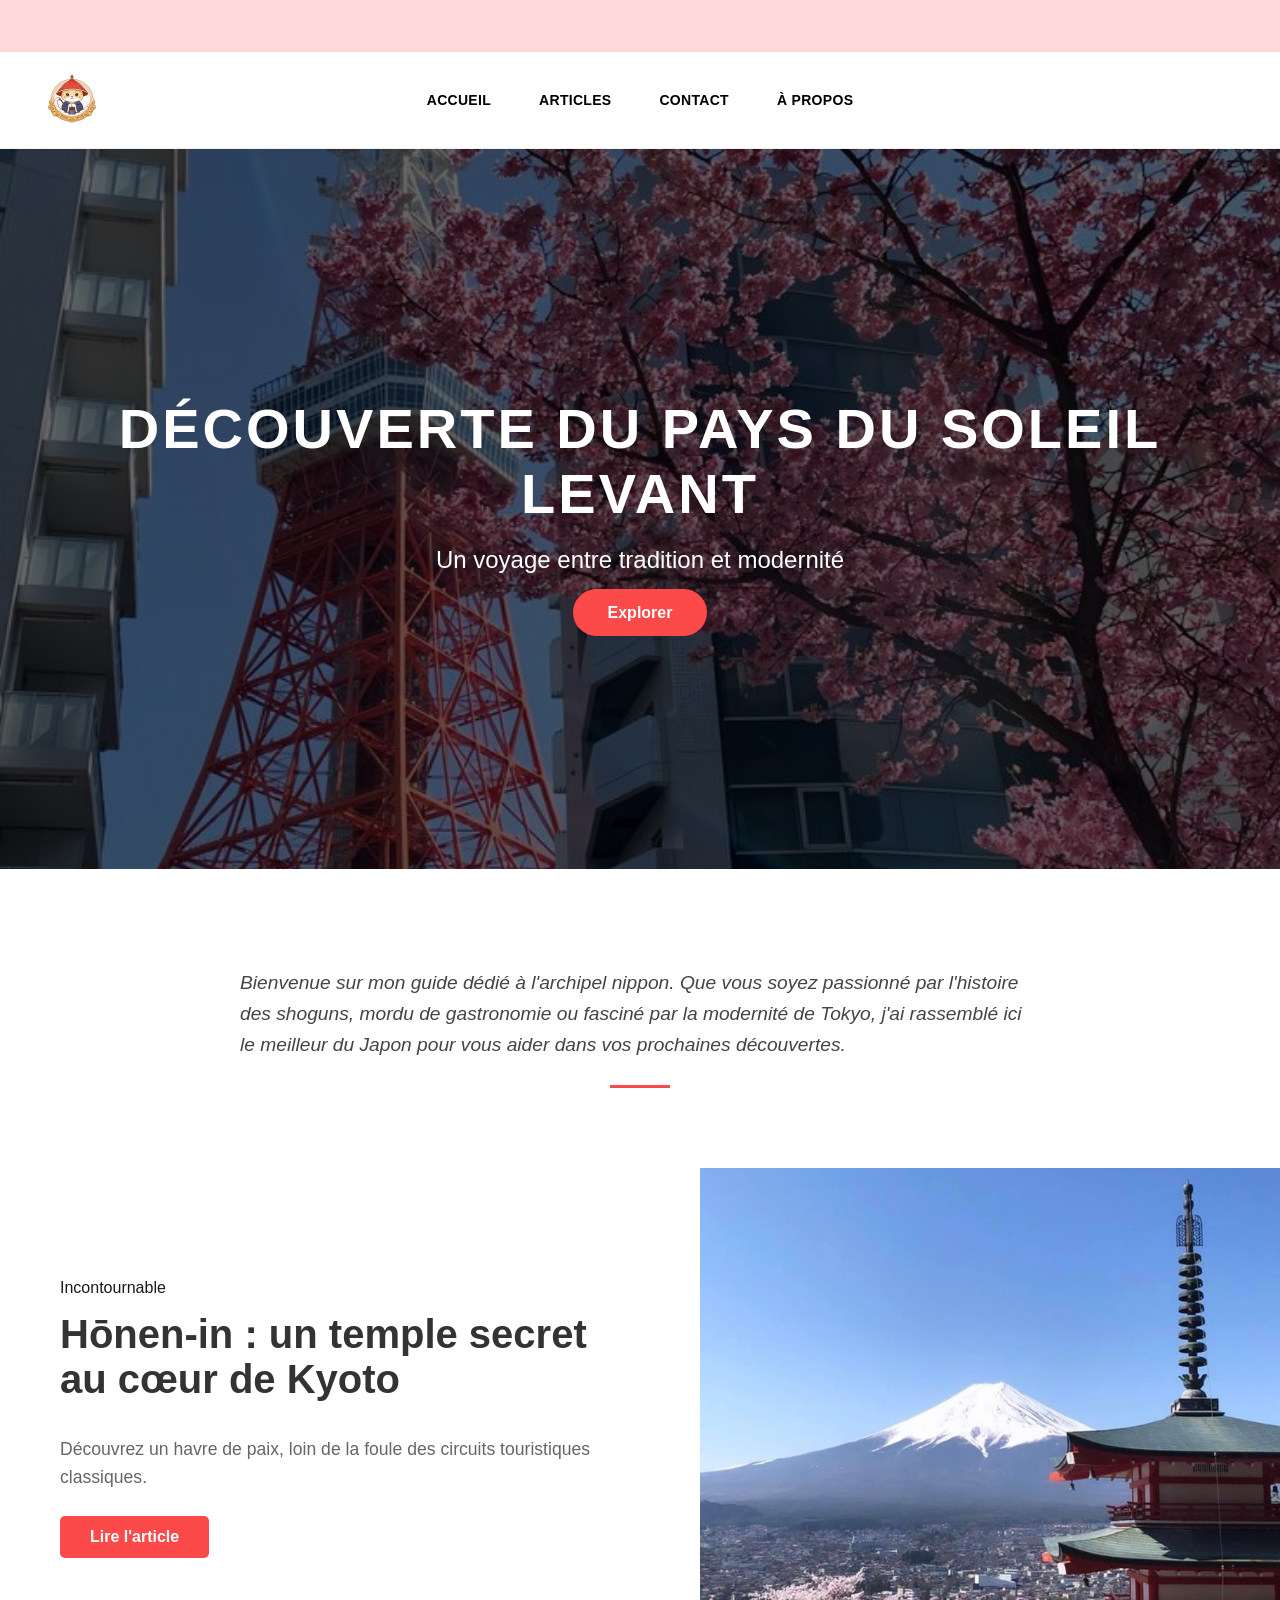
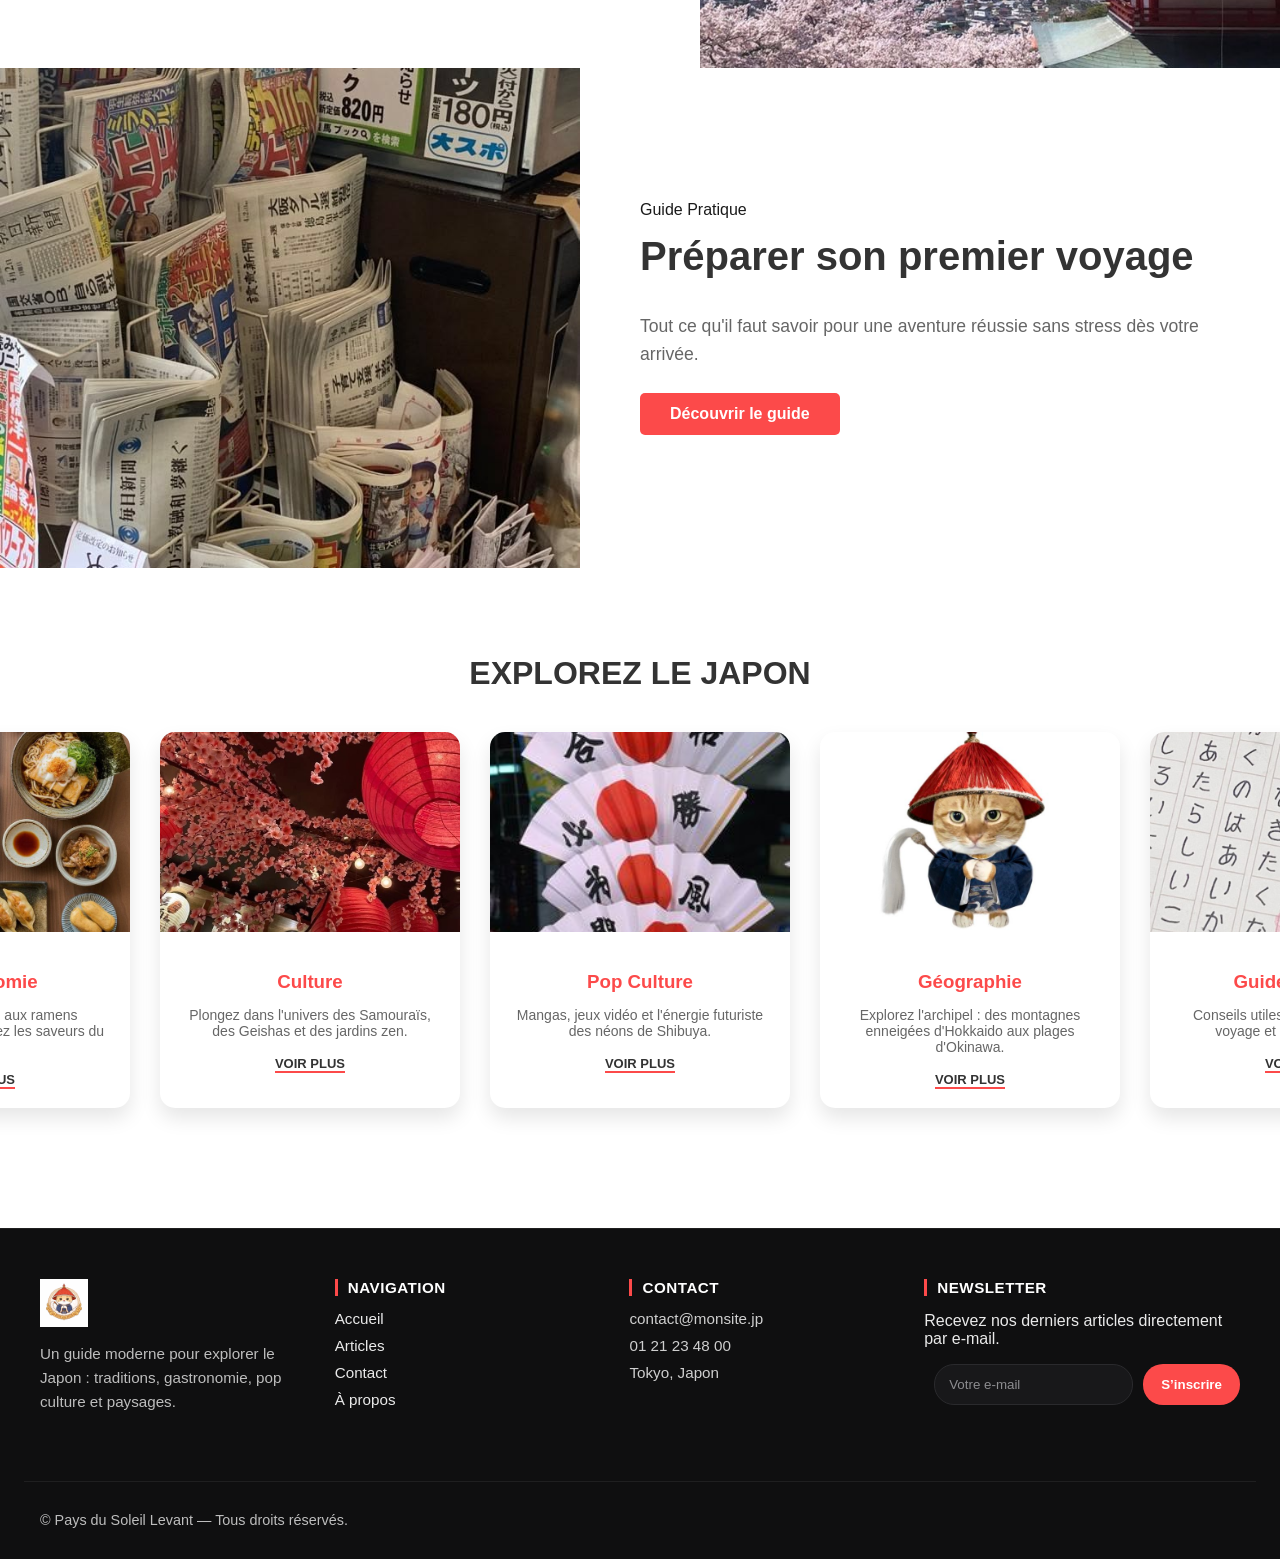
<file: index.html>
<!DOCTYPE html>
<html lang="fr">
<head>
    <meta charset="UTF-8">
    <meta name="viewport" content="width=device-width, initial-scale=1.0">
    <title>Navbar</title>
    <link rel="stylesheet" href="style.css">
</head>
<body>

<div class="top-bar"></div>

<header class="site-header">

  <nav class="navbar" aria-label="Navigation principale">
    <a class="logo" href="index.html" aria-label="Retour à l'accueil">
      <img src="images/logo.png" alt="Logo du site">
    </a>

    <ul class="nav-links">
      <li><a href="index.html" class="nav-link">ACCUEIL</a></li>
      <li><a href="articles.html" class="lien-nav">ARTICLES</a>
     </li>
      <li><a href="contact.html" class="nav-link">CONTACT</a></li>
      <li><a href="apropos.html" class="nav-link">À PROPOS</a></li>
    </ul>
  </nav>

</header>

<section class="hero">
    <div class="hero-content">
        <h1>Découverte du Pays du Soleil Levant</h1>
        <p>Un voyage entre tradition et modernité</p>
        <a href="articles.html" class="btn-hero">Explorer</a>
    </div>
</section>

<section class="intro-text">
    <div class="container-small">
        <p>Bienvenue sur mon guide dédié à l'archipel nippon. Que vous soyez passionné par l'histoire des shoguns, mordu de gastronomie ou fasciné par la modernité de Tokyo, j'ai rassemblé ici le meilleur du Japon pour vous aider dans vos prochaines découvertes.</p>
        <div class="divider"></div>
    </div>
</section>

<section class="large-articles-container">
    
    <article class="split-article">
        <div class="article-content">
            <span class="badge">Incontournable</span>
            <h2>Hōnen‑in : un temple secret au cœur de Kyoto</h2>
            <p>Découvrez un havre de paix, loin de la foule des circuits touristiques classiques.</p>
            <a href="geographie.html" class="btn-read">Lire l'article</a>
        </div>
        <div class="article-image-container">
            <img src="images/Temple.jpg" alt="Kyoto">
        </div>
    </article>

    <article class="split-article reverse">
        <div class="article-content">
            <span class="badge">Guide Pratique</span>
            <h2>Préparer son premier voyage</h2>
            <p>Tout ce qu'il faut savoir pour une aventure réussie sans stress dès votre arrivée.</p>
            <a href="guide-pratique.html" class="btn-read">Découvrir le guide</a>
        </div>
        <div class="article-image-container">
            <img src="images/magazine.jpg" alt="Tokyo">
        </div>
    </article>

</section>

<section class="themes-section" id="articles">
  <h2 class="section-title">Explorez le Japon</h2>

  <div class="container-cards">
    <div class="card">
      <div class="card-image gastrono"></div>
      <div class="card-content">
        <h3>Gastronomie</h3>
        <p>Des sushis raffinés aux ramens réconfortants, découvrez les saveurs du Japon.</p>
        <a href="gastronomie.html" class="card-link">Voir plus</a>
      </div>
    </div>

    <div class="card">
      <div class="card-image culture"></div>
      <div class="card-content">
        <h3>Culture</h3>
        <p>Plongez dans l'univers des Samouraïs, des Geishas et des jardins zen.</p>
        <a href="culture.html" class="card-link">Voir plus</a>
      </div>
    </div>

    <div class="card">
      <div class="card-image tech"></div>
      <div class="card-content">
        <h3>Pop Culture</h3>
        <p>Mangas, jeux vidéo et l'énergie futuriste des néons de Shibuya.</p>
        <a href="pop.html" class="card-link">Voir plus</a>
      </div>
    </div>

    <div class="card">
      <div class="card-image geo"></div>
      <div class="card-content">
        <h3>Géographie</h3>
        <p>Explorez l'archipel : des montagnes enneigées d'Hokkaido aux plages d'Okinawa.</p>
        <a href="geographie.html" class="card-link">Voir plus</a>
      </div>
    </div>

    <div class="card">
      <div class="card-image pratique"></div>
      <div class="card-content">
        <h3>Guide Pratique</h3>
        <p>Conseils utiles pour préparer votre voyage et éviter les pièges.</p>
        <a href="guide-pratique.html" class="card-link">Voir plus</a>
      </div>
    </div>
  </div>

</section>

<footer class="site-footer">
  <div class="footer-top">
    
    <div class="footer-col">
      <a href="index.html" class="footer-logo">
        <img src="images/logo.png" alt="Logo du site">
      </a>
      <p class="footer-desc">
        Un guide moderne pour explorer le Japon : traditions, gastronomie, pop culture et paysages.
      </p>
      <div class="footer-socials" aria-label="Réseaux sociaux" style="display:none;"></div>
    </div>

    <nav class="footer-col" aria-label="Liens rapides">
      <h4>Navigation</h4>
      <ul class="footer-links">
        <li><a href="index.html">Accueil</a></li>
        <li><a href="articles.html">Articles</a></li>
        <li><a href="contact.html">Contact</a></li>
        <li><a href="apropos.html">À propos</a></li>
      </ul>
    </nav>

    <div class="footer-col">
      <h4>Contact</h4>
      <ul class="footer-contact">
        <li>contact@monsite.jp</li>
        <li>01 21 23 48 00</li>
        <li>Tokyo, Japon</li>
      </ul>
    </div>

    <div class="footer-col">
      <h4>Newsletter</h4>
      <p>Recevez nos derniers articles directement par e‑mail.</p>
      <form class="footer-newsletter" action="#" method="post">
        <label for="newsletter-email" class="sr-only"></label>
        <input type="email" id="newsletter-email" name="email" placeholder="Votre e‑mail" required>
        <button type="submit">S’inscrire</button>
      </form>
    </div>

  </div>

  <div class="footer-bottom">
    <p>© <span id="year"></span> Pays du Soleil Levant — Tous droits réservés.</p>
  
  </div>
</footer>

</body>
</html>
</file>
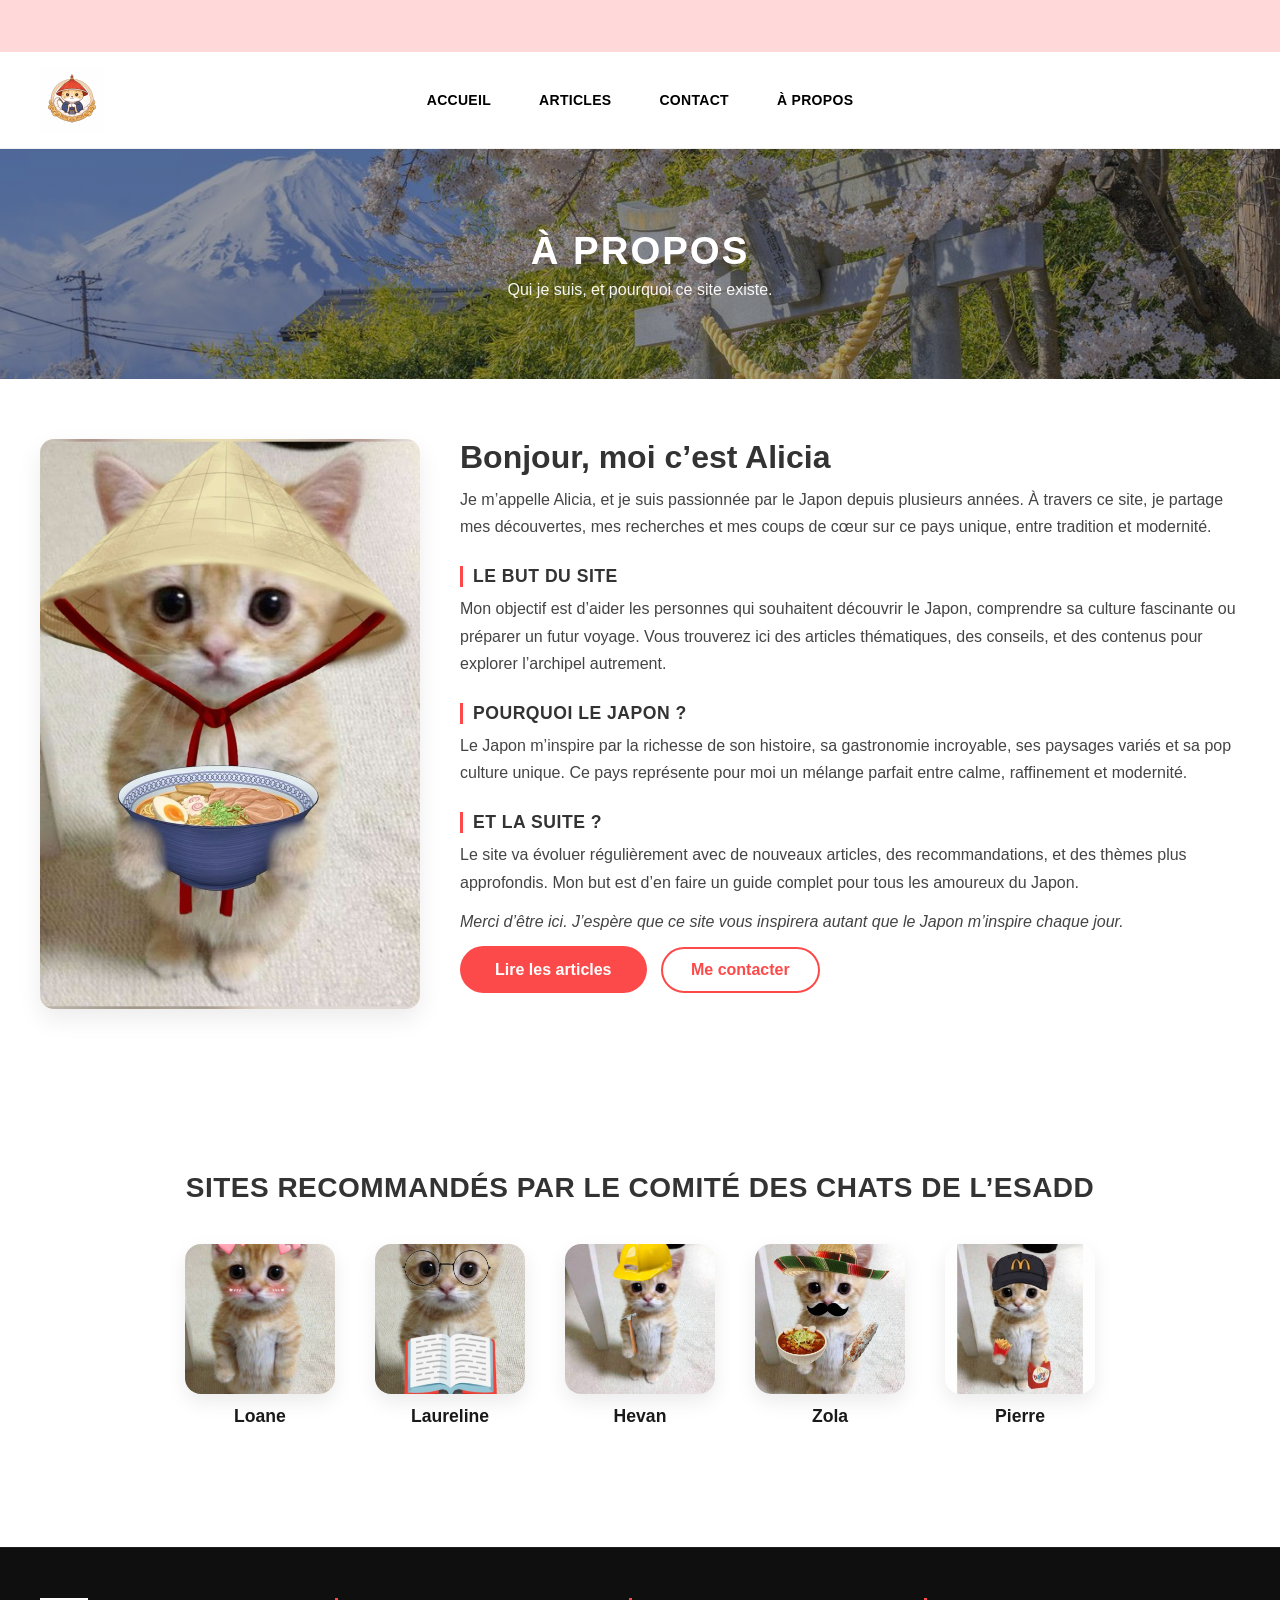
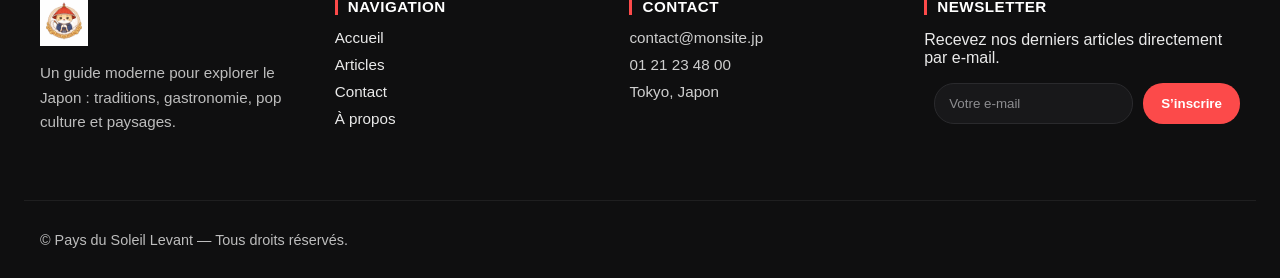
<file: apropos.html>
<!DOCTYPE html>
<html lang="en">
<head>
    <meta charset="UTF-8">
    <meta name="viewport" content="width=device-width, initial-scale=1.0">
    <title>Document</title>
    <link rel="stylesheet" href="style.css">
</head>
<body>

<div class="top-bar"></div>

<header class="site-header">

  <nav class="navbar" aria-label="Navigation principale">
    <a class="logo" href="index.html" aria-label="Retour à l'accueil">
      <img src="images/logo.png" alt="Logo du site">
    </a>

    <ul class="nav-links">
      <li><a href="index.html" class="nav-link">ACCUEIL</a></li>
      <li><a href="articles.html" class="lien-nav">ARTICLES</a>
     </li>
      <li><a href="contact.html" class="nav-link">CONTACT</a></li>
      <li><a href="apropos.html" class="nav-link">À PROPOS</a></li>
    </ul>
  </nav>

</header>

  <section class="about-hero">
    <div class="about-hero-inner">
      <h1>À propos</h1>
      <p>Qui je suis, et pourquoi ce site existe.</p>
    </div>
  </section>

  <section class="about">
    <div class="about-inner">
      <div class="about-image">
      
        <img src="images/elgato.jpg" alt="Aperçu — Japon/ auteur du site">
      </div>

      <div class="about-content">
        <h2>Bonjour, moi c’est Alicia</h2>
        <p>
          Je m’appelle Alicia, et je suis passionnée par le Japon depuis plusieurs années.
          À travers ce site, je partage mes découvertes, mes recherches et mes coups de cœur
          sur ce pays unique, entre tradition et modernité.
        </p>

        <h3>Le but du site</h3>
        <p>
          Mon objectif est d’aider les personnes qui souhaitent découvrir le Japon, comprendre sa
          culture fascinante ou préparer un futur voyage. Vous trouverez ici des articles thématiques,
          des conseils, et des contenus pour explorer l’archipel autrement.
        </p>

        <h3>Pourquoi le Japon ?</h3>
        <p>
          Le Japon m’inspire par la richesse de son histoire, sa gastronomie incroyable,
          ses paysages variés et sa pop culture unique. Ce pays représente pour moi
          un mélange parfait entre calme, raffinement et modernité.
        </p>

        <h3>Et la suite ?</h3>
        <p>
          Le site va évoluer régulièrement avec de nouveaux articles, des recommandations,
          et des thèmes plus approfondis. Mon but est d’en faire un guide complet
          pour tous les amoureux du Japon.
        </p>

        <p class="about-signoff">
          Merci d’être ici. J’espère que ce site vous inspirera autant que le Japon m’inspire chaque jour.
        </p>

        <div class="about-cta">
         <a href="articles.html" class="btn-hero">Lire les articles</a>
         <a href="contact.html" class="btn-secondary">Me contacter</a>
        </div>
      </div>
    </div>
  </section>

  <section class="team-section">
  <h2>Sites recommandés par le comité des chats de l’ESADD </h2>

  <div class="team-grid">

    <a class="team-card" href="https://loanea.github.io/althea.github.io/">
      <img src="images/chatmignon.jpg">
      <p>Loane</p>
    </a>

    <a class="team-card" href="j'aipassonlien">
      <img src="images/Chatlunette.jpg" alt="">
      <p>Laureline</p>
    </a>

    <a class="team-card" href="https://hevan-11.github.io/trinity.github.io/">
      <img src="images/chatchantier.jpg" alt="">
      <p>Hevan</p>
    </a>

    <a class="team-card" href="https://zola-beep.github.io/porcelaine.github.io/">
      <img src="images/chatmexicain.jpg" alt="">
      <p>Zola</p>
    </a>

    <a class="team-card" href="https://boudarelpierre.github.io/RocketLeague.github.io/">
      <img src="images/chatmcdo.jpg" alt="">
      <p>Pierre</p>
    </a>

  </div>
</section>

<footer class="site-footer">
  <div class="footer-top">
    
    <div class="footer-col">
      <a href="index.html" class="footer-logo">
        <img src="images/logo.png" alt="Logo du site">
      </a>
      <p class="footer-desc">
        Un guide moderne pour explorer le Japon : traditions, gastronomie, pop culture et paysages.
      </p>
      <div class="footer-socials" aria-label="Réseaux sociaux" style="display:none;"></div>
    </div>

    <nav class="footer-col" aria-label="Liens rapides">
      <h4>Navigation</h4>
      <ul class="footer-links">
        <li><a href="index.html">Accueil</a></li>
        <li><a href="articles.html">Articles</a></li>
        <li><a href="contact.html">Contact</a></li>
        <li><a href="apropos.html">À propos</a></li>
      </ul>
    </nav>

    <div class="footer-col">
      <h4>Contact</h4>
      <ul class="footer-contact">
        <li>contact@monsite.jp</li>
        <li>01 21 23 48 00</li>
        <li>Tokyo, Japon</li>
      </ul>
    </div>

    <div class="footer-col">
      <h4>Newsletter</h4>
      <p>Recevez nos derniers articles directement par e‑mail.</p>
      <form class="footer-newsletter" action="#" method="post">
        <label for="newsletter-email" class="sr-only"></label>
        <input type="email" id="newsletter-email" name="email" placeholder="Votre e‑mail" required>
        <button type="submit">S’inscrire</button>
      </form>
    </div>

  </div>

  <div class="footer-bottom">
    <p>© <span id="year"></span> Pays du Soleil Levant — Tous droits réservés.</p>
  
  </div>
</footer>

</body>
</html>
</file>
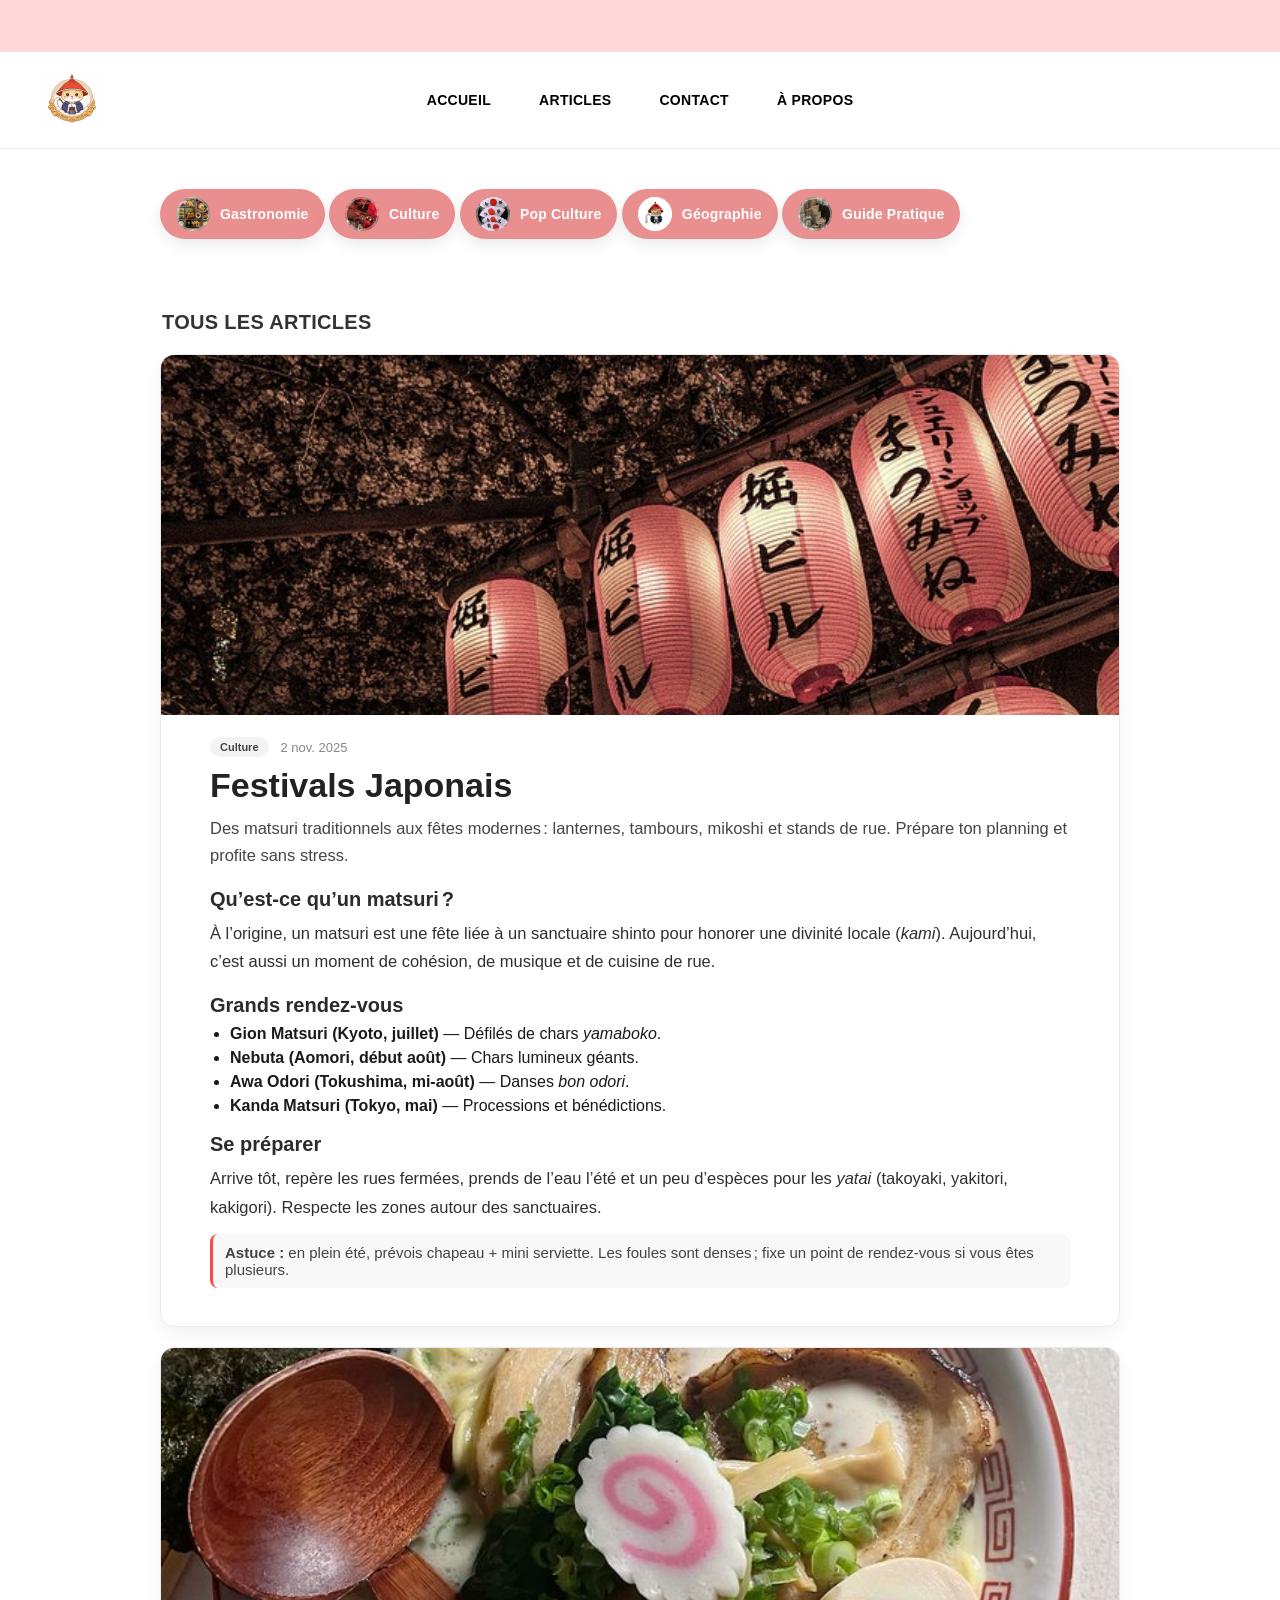
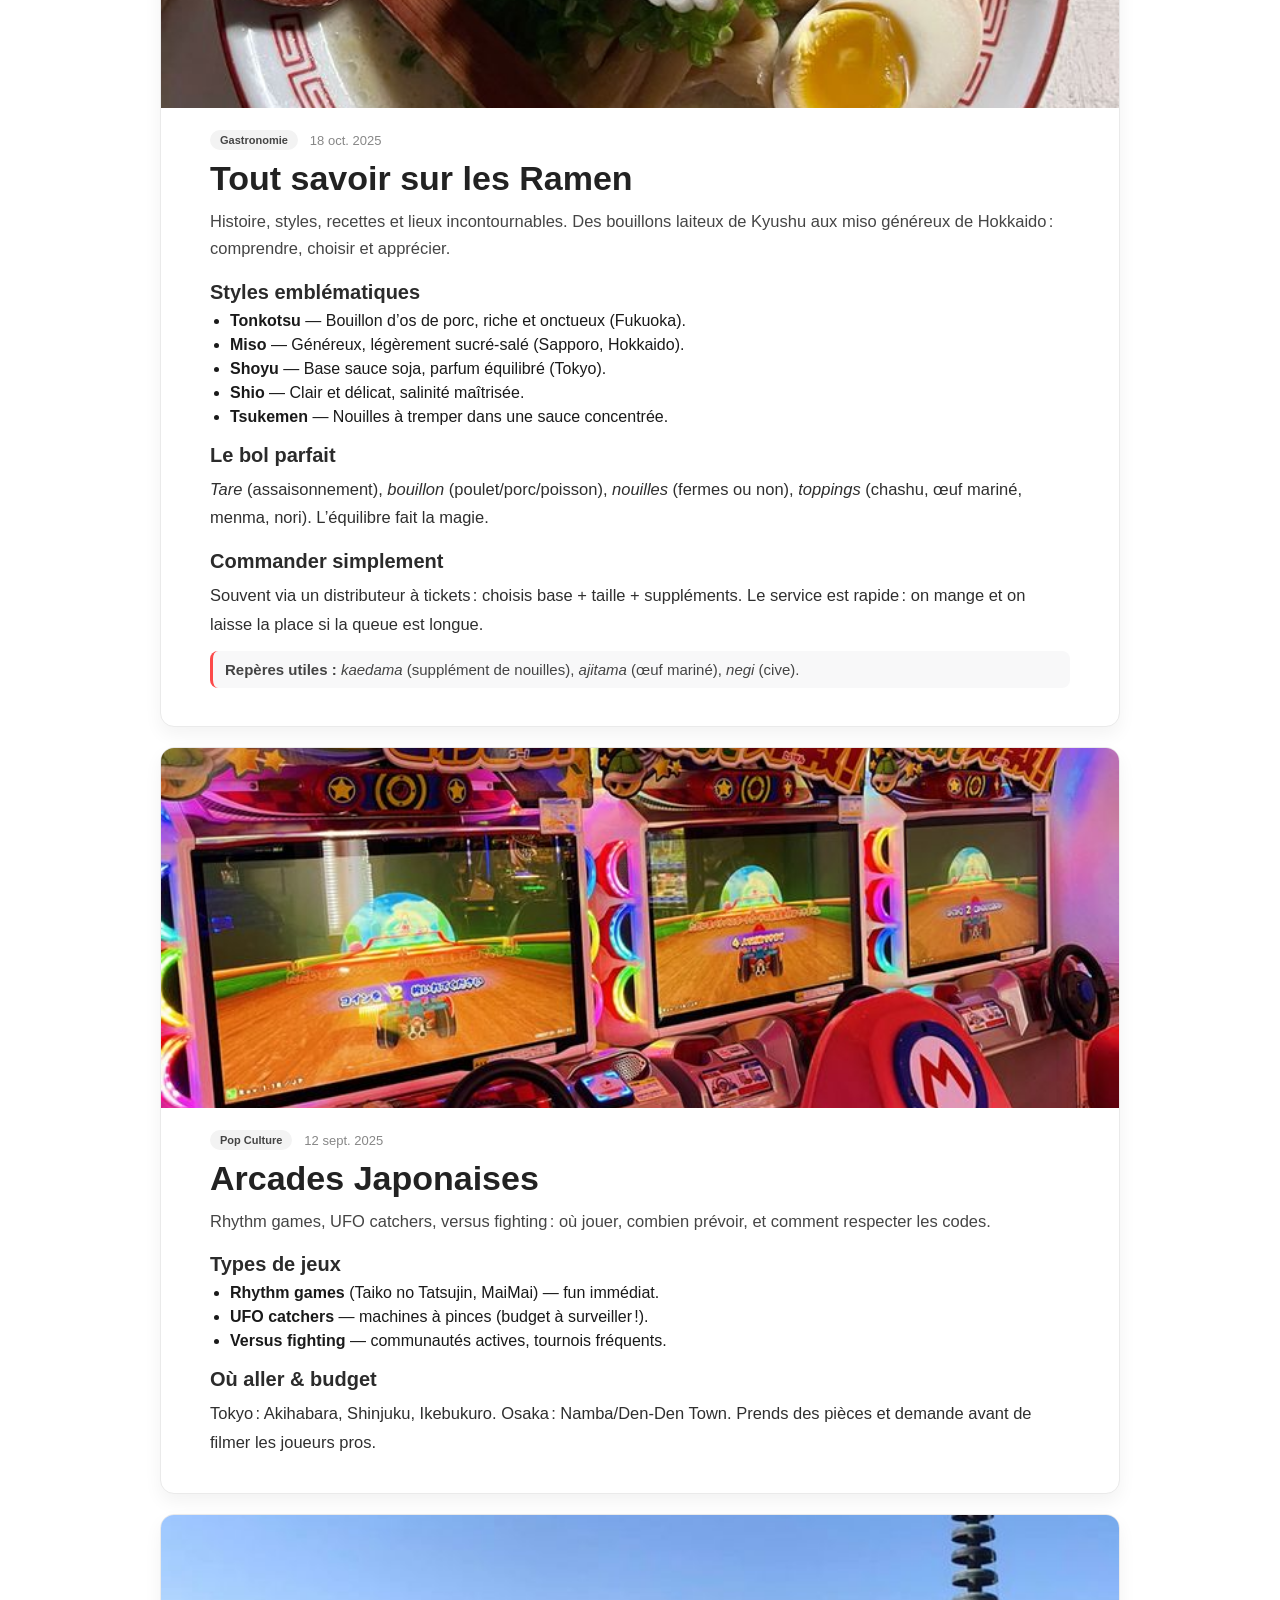
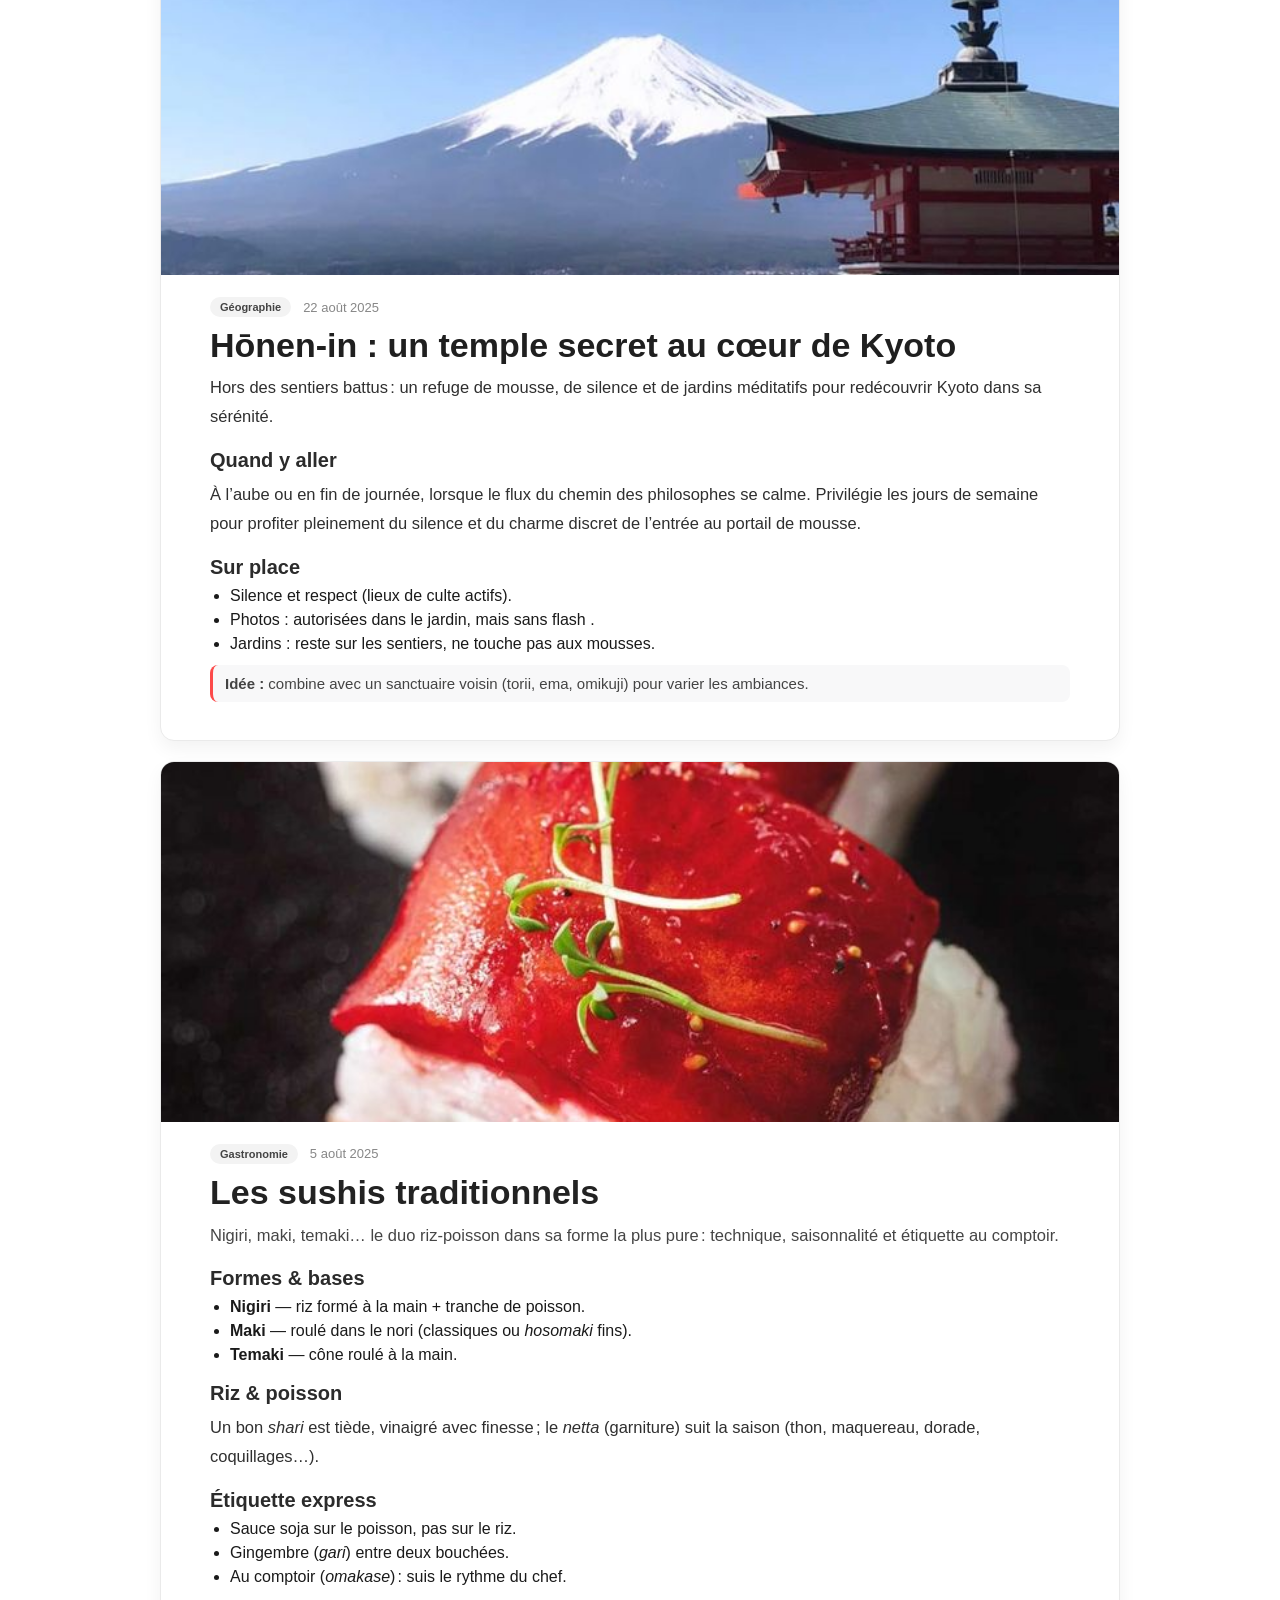
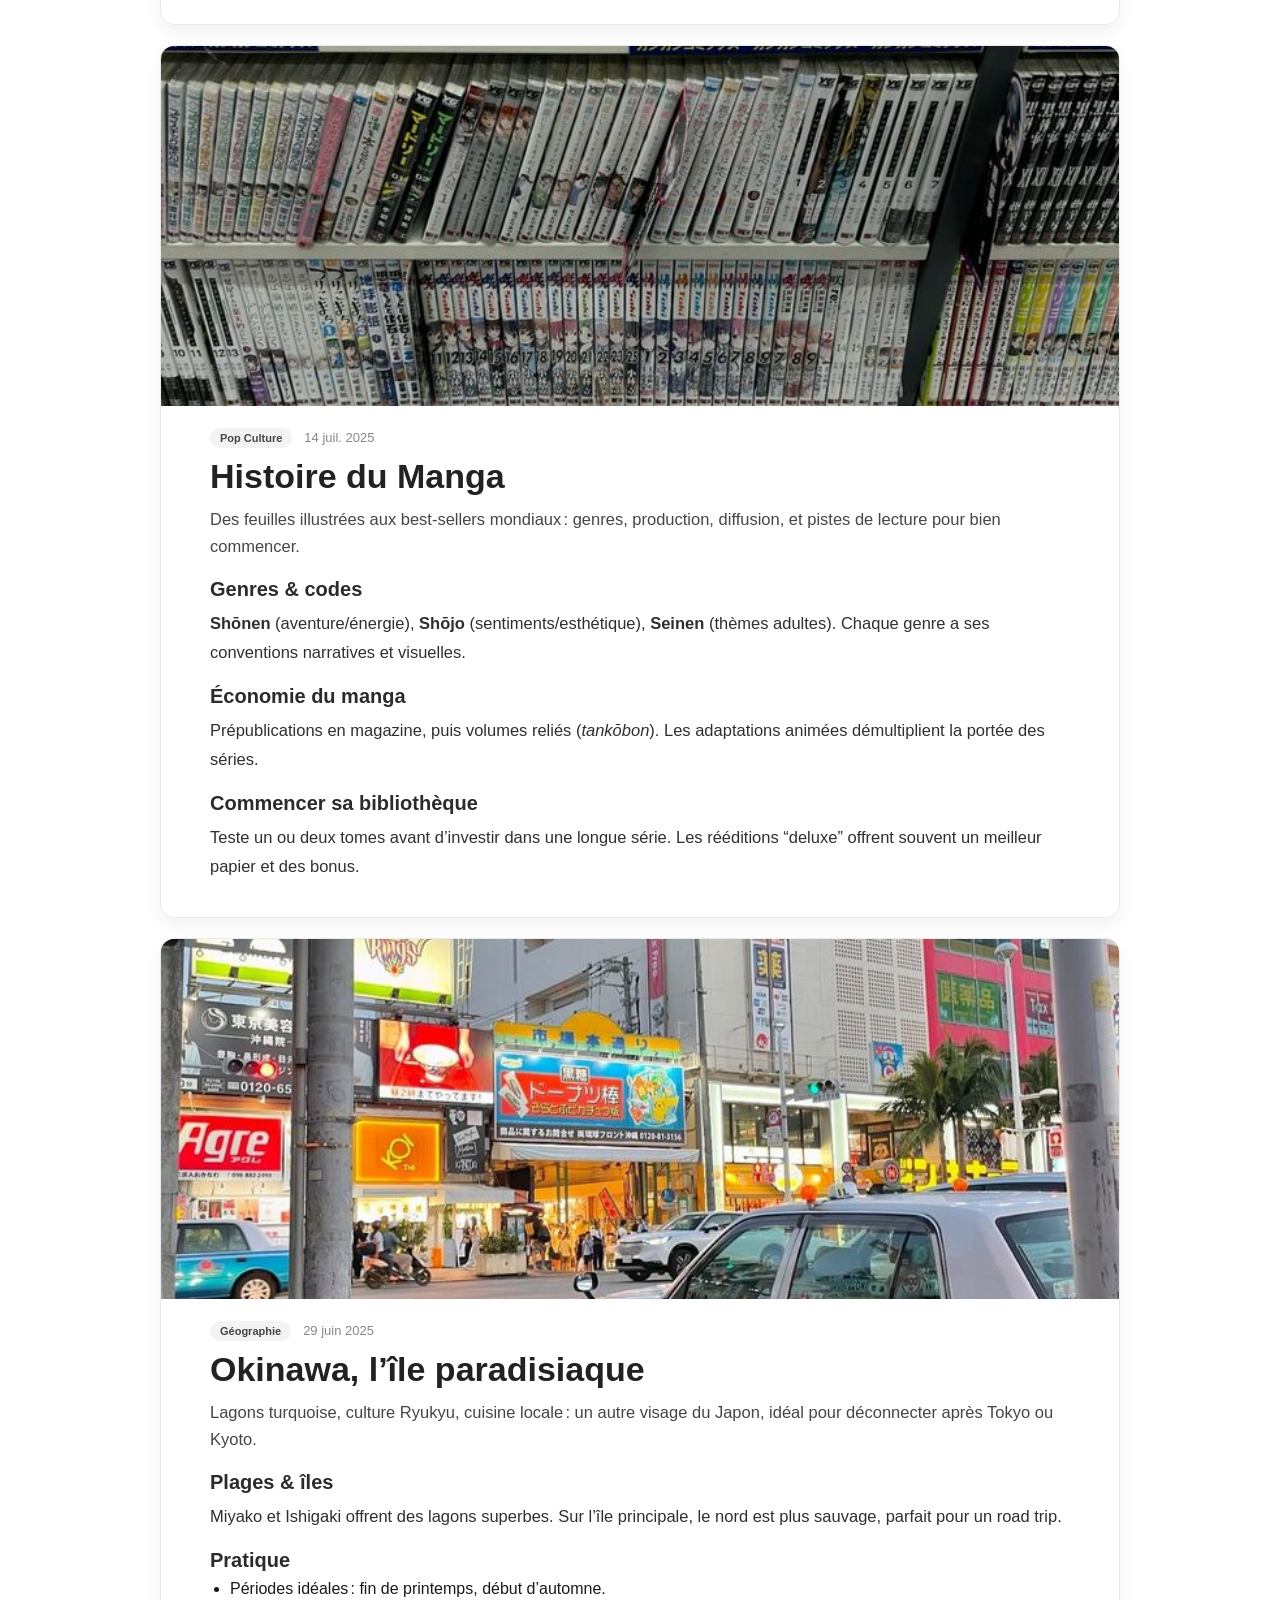
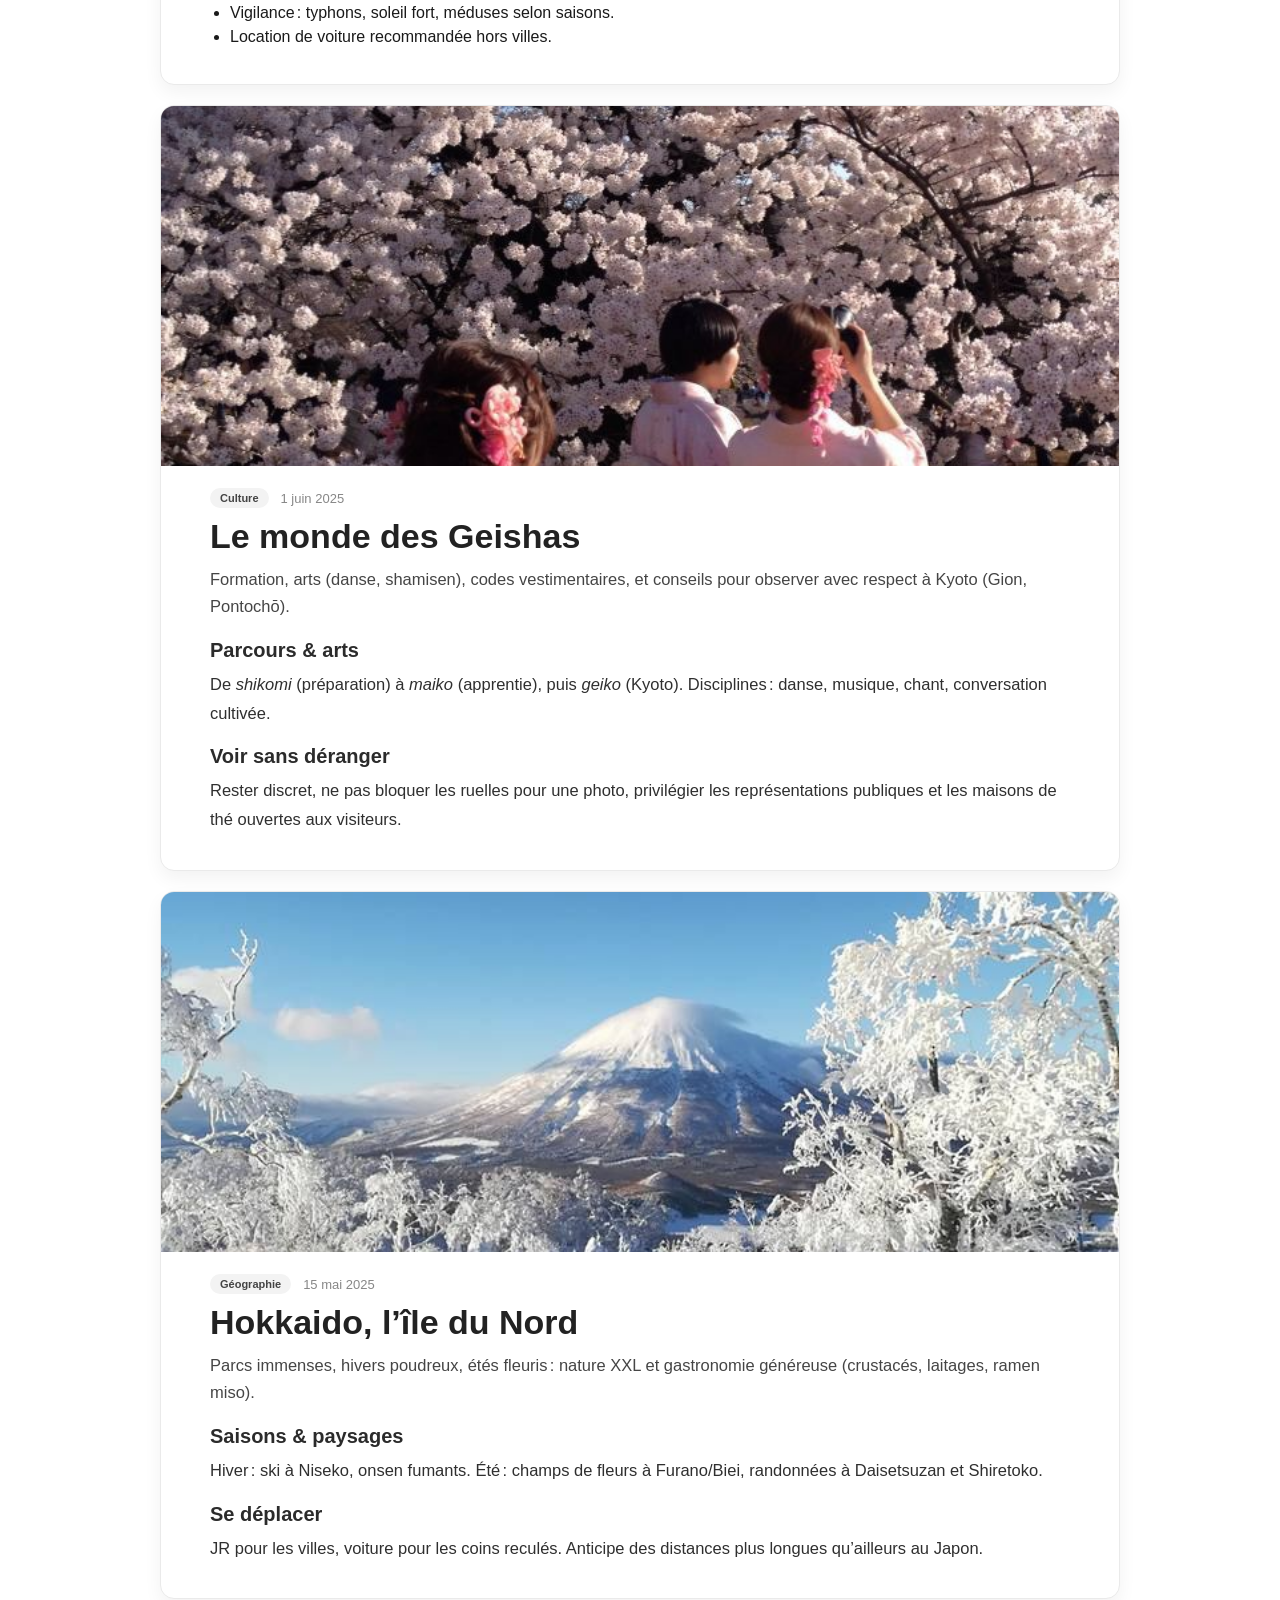
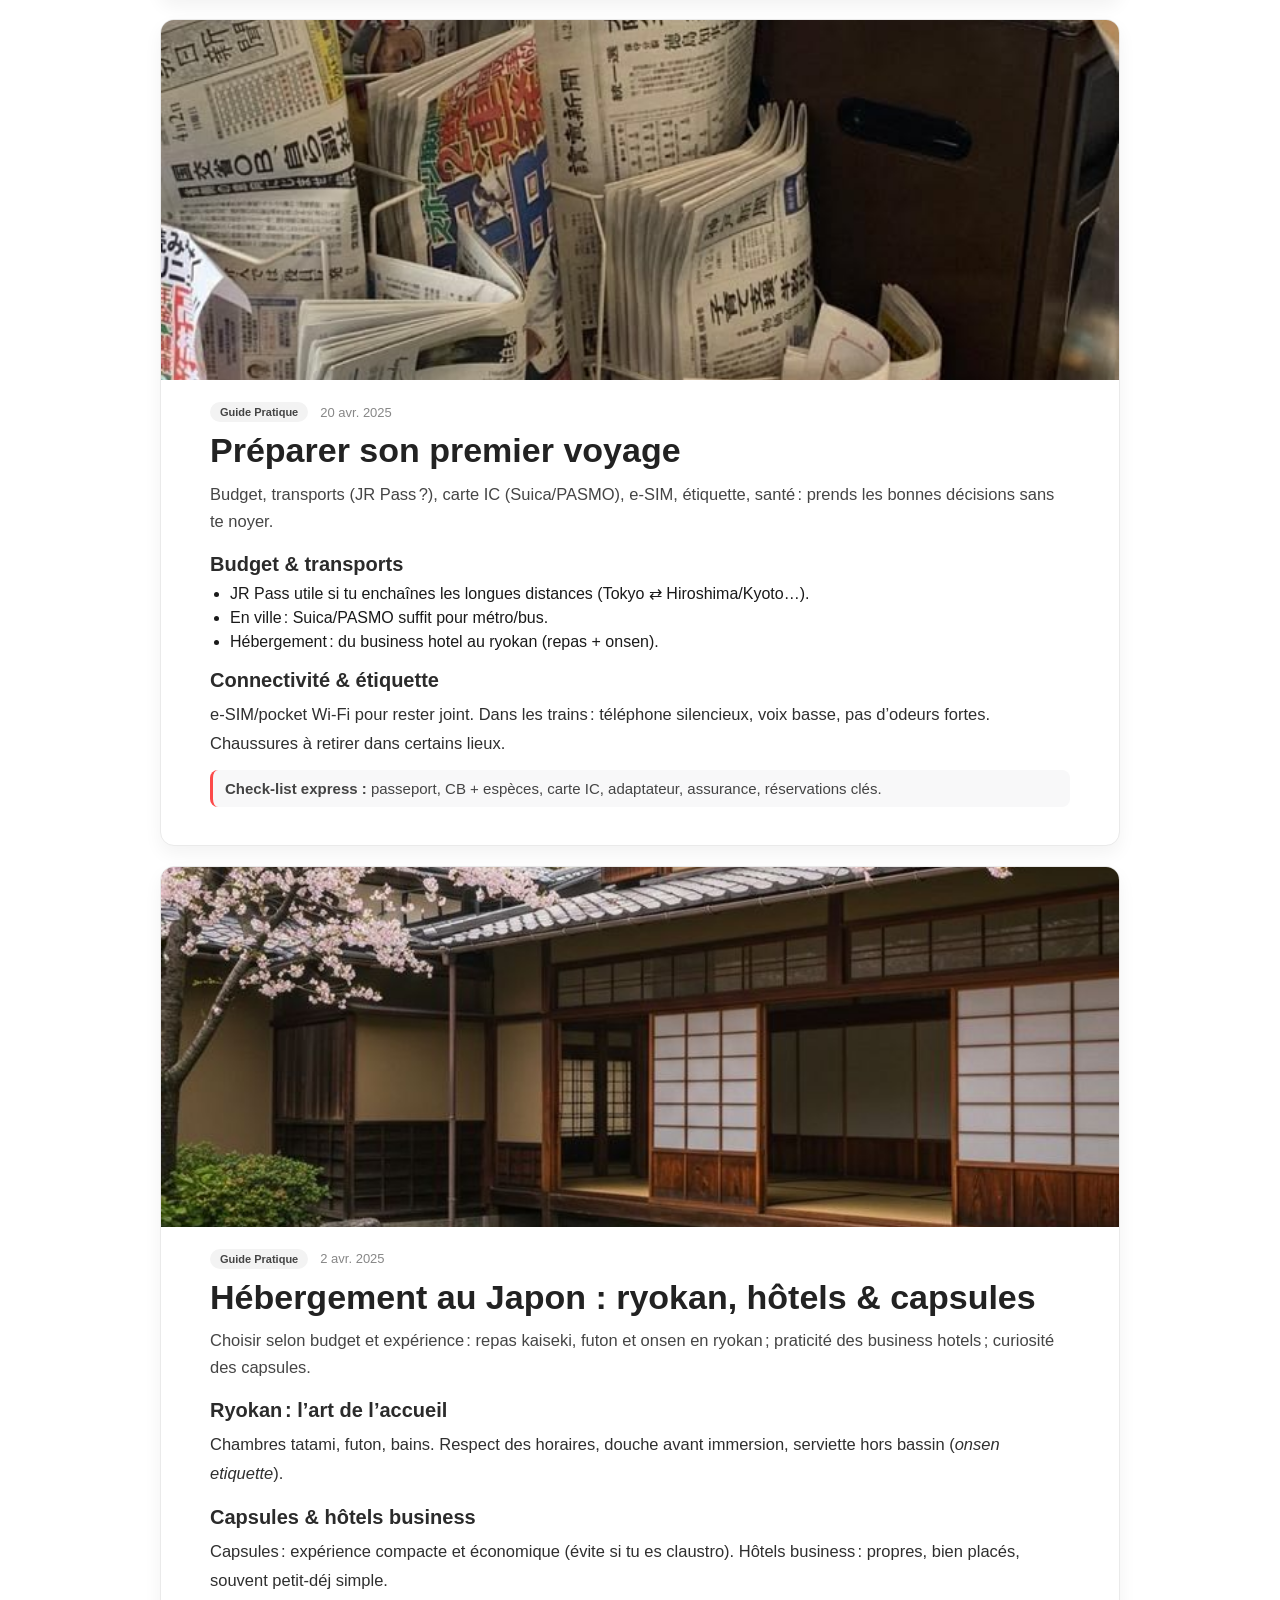
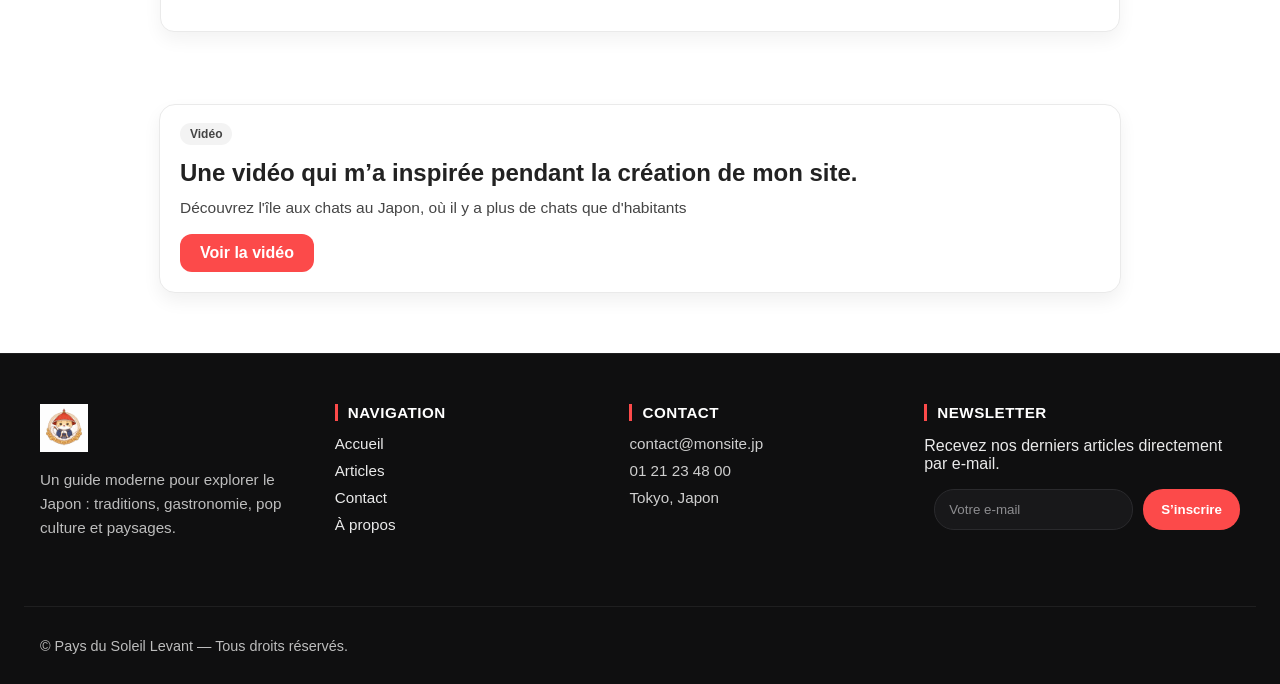
<file: articles.html>
<!DOCTYPE html>
<head><html lang="fr">

<head>
  <meta charset="UTF-8" />
  <meta name="viewport" content="width=device-width, initial-scale=1.0"/>
  <title>Articles - Pays du Soleil Levant</title>
  <link rel="stylesheet" href="style.css"/>
</head>
<body>

<div class="top-bar"></div>

<header class="site-header">
  <nav class="navbar" aria-label="Navigation principale">
    <a class="logo" href="index.html" aria-label="Retour à l'accueil">
      <img src="images/logo.png" alt="Logo du site">
    </a>

    <ul class="nav-links">
      <li><a href="index.html" class="nav-link">ACCUEIL</a></li>
      <li><a href="articles.html" class="nav-link">ARTICLES</a></li> 
      <li><a href="contact.html" class="nav-link">CONTACT</a></li>
      <li><a href="apropos.html" class="nav-link">À PROPOS</a></li>
    </ul>
  </nav>
</header>

<section class="articles-feed-full">

  <section class="categories-menu">
    <div class="filters-bar" role="navigation" aria-label="Catégories">
      <a class="pill pill-gastro" href="gastronomie.html">
        <span class="pill-thumb" style="background-image:url('images/gastronomie.jpg')"></span>
        <span class="pill-label">Gastronomie</span>
      </a>

      <a class="pill pill-culture" href="culture.html">
        <span class="pill-thumb" style="background-image:url('images/lanterne.jpg')"></span>
        <span class="pill-label">Culture</span>
      </a>

      <a class="pill pill-pop" href="pop.html">
        <span class="pill-thumb" style="background-image:url('images/eventail.jpg')"></span>
        <span class="pill-label">Pop Culture</span>
      </a>

      <a class="pill pill-geo" href="geographie.html">
        <span class="pill-thumb" style="background-image:url('images/chat.jpg')"></span>
        <span class="pill-label">Géographie</span>
      </a>

      <a class="pill pill-guide" href="guide-pratique.html">
        <span class="pill-thumb" style="background-image:url('images/magazine.jpg')"></span>
        <span class="pill-label">Guide Pratique</span>
      </a>
    </div>
  </section>

</section>

</body>
<section class="articles-feed-full" aria-label="Tous les articles détaillés">
  <h2 class="feed-title">Tous les articles</h2>

  <article class="article-full" data-cat="culture" id="festivals-japonais">
    <img src="images/Festival.jpg" alt="Lanternes de matsuri au Japon" class="cover">
    <div class="inner">
      <div class="meta">
        <span class="tag">Culture</span>
        <time datetime="2025-11-02">2 nov. 2025</time>
      </div>
      <h2 class="title">Festivals Japonais</h2>
      <p class="excerpt">Des matsuri traditionnels aux fêtes modernes : lanternes, tambours, mikoshi et stands de rue. Prépare ton planning et profite sans stress.</p>

      <h3>Qu’est‑ce qu’un matsuri ?</h3>
      <p>À l’origine, un matsuri est une fête liée à un sanctuaire shinto pour honorer une divinité locale (<em>kami</em>). Aujourd’hui, c’est aussi un moment de cohésion, de musique et de cuisine de rue.</p>

      <h3>Grands rendez‑vous</h3>
      <ul>
        <li><strong>Gion Matsuri (Kyoto, juillet)</strong> — Défilés de chars <em>yamaboko</em>.</li>
        <li><strong>Nebuta (Aomori, début août)</strong> — Chars lumineux géants.</li>
        <li><strong>Awa Odori (Tokushima, mi‑août)</strong> — Danses <em>bon odori</em>.</li>
        <li><strong>Kanda Matsuri (Tokyo, mai)</strong> — Processions et bénédictions.</li>
      </ul>

      <h3>Se préparer</h3>
      <p>Arrive tôt, repère les rues fermées, prends de l’eau l’été et un peu d’espèces pour les <em>yatai</em> (takoyaki, yakitori, kakigori). Respecte les zones autour des sanctuaires.</p>

      <div class="tip"><strong>Astuce :</strong> en plein été, prévois chapeau + mini serviette. Les foules sont denses ; fixe un point de rendez‑vous si vous êtes plusieurs.</div>
    </div>
  </article>

  <article class="article-full" data-cat="gastronomie" id="ramen">
    <img src="images/ramen.jpg" alt="Bol de ramen fumant" class="cover">
    <div class="inner">
      <div class="meta">
        <span class="tag">Gastronomie</span>
        <time datetime="2025-10-18">18 oct. 2025</time>
      </div>
      <h2 class="title">Tout savoir sur les Ramen</h2>
      <p class="excerpt">Histoire, styles, recettes et lieux incontournables. Des bouillons laiteux de Kyushu aux miso généreux de Hokkaido : comprendre, choisir et apprécier.</p>

      <h3>Styles emblématiques</h3>
      <ul>
        <li><strong>Tonkotsu</strong> — Bouillon d’os de porc, riche et onctueux (Fukuoka).</li>
        <li><strong>Miso</strong> — Généreux, légèrement sucré‑salé (Sapporo, Hokkaido).</li>
        <li><strong>Shoyu</strong> — Base sauce soja, parfum équilibré (Tokyo).</li>
        <li><strong>Shio</strong> — Clair et délicat, salinité maîtrisée.</li>
        <li><strong>Tsukemen</strong> — Nouilles à tremper dans une sauce concentrée.</li>
      </ul>

      <h3>Le bol parfait</h3>
      <p><em>Tare</em> (assaisonnement), <em>bouillon</em> (poulet/porc/poisson), <em>nouilles</em> (fermes ou non), <em>toppings</em> (chashu, œuf mariné, menma, nori). L’équilibre fait la magie.</p>

      <h3>Commander simplement</h3>
      <p>Souvent via un distributeur à tickets : choisis base + taille + suppléments. Le service est rapide : on mange et on laisse la place si la queue est longue.</p>

      <div class="tip"><strong>Repères utiles :</strong> <em>kaedama</em> (supplément de nouilles), <em>ajitama</em> (œuf mariné), <em>negi</em> (cive).</div>
    </div>
  </article>

  <article class="article-full" data-cat="pop" id="arcades-japonaises">
    <img src="images/arcade.jpg" alt="Arcade japonaise colorée" class="cover">
    <div class="inner">
      <div class="meta">
        <span class="tag">Pop Culture</span>
        <time datetime="2025-09-12">12 sept. 2025</time>
      </div>
      <h2 class="title">Arcades Japonaises</h2>
      <p class="excerpt">Rhythm games, UFO catchers, versus fighting : où jouer, combien prévoir, et comment respecter les codes.</p>

      <h3>Types de jeux</h3>
      <ul>
        <li><strong>Rhythm games</strong> (Taiko no Tatsujin, MaiMai) — fun immédiat.</li>
        <li><strong>UFO catchers</strong> — machines à pinces (budget à surveiller !).</li>
        <li><strong>Versus fighting</strong> — communautés actives, tournois fréquents.</li>
      </ul>

      <h3>Où aller & budget</h3>
      <p>Tokyo : Akihabara, Shinjuku, Ikebukuro. Osaka : Namba/Den‑Den Town. Prends des pièces et demande avant de filmer les joueurs pros.</p>
    </div>
  </article>

  <article class="article-full" data-cat="geographie" id="temples-secrets-kyoto">
    <img src="images/Temple.jpg" alt="Temple calme à Kyoto" class="cover">
    <div class="inner">
      <div class="meta">
        <span class="tag">Géographie</span>
        <time datetime="2025-08-22">22 août 2025</time>
      </div>
       <h1 class="detail-title">Hōnen‑in : un temple secret au cœur de Kyoto</h1>
      <p class="detail-excerpt">Hors des sentiers battus : un refuge de mousse, de silence et de jardins méditatifs pour redécouvrir Kyoto dans sa sérénité.</p>

      <h3>Quand y aller</h3>
      <p>À l’aube ou en fin de journée, lorsque le flux du chemin des philosophes se calme.
Privilégie les jours de semaine pour profiter pleinement du silence et du charme discret de l’entrée au portail de mousse.</p>

      <h3>Sur place</h3>
      <ul>
        <li>Silence et respect (lieux de culte actifs).</li>
        <li>Photos : autorisées dans le jardin, mais sans flash .</li>
        <li>Jardins : reste sur les sentiers, ne touche pas aux mousses.</li>
      </ul>


      <div class="tip"><strong>Idée :</strong> combine avec un sanctuaire voisin (torii, ema, omikuji) pour varier les ambiances.</div>
    </div>
  </article>

  <article class="article-full" data-cat="gastronomie" id="sushis-traditionnels">
    <img src="images/sushi.jpg" alt="Sushi traditionnel japonais" class="cover">
    <div class="inner">
      <div class="meta">
        <span class="tag">Gastronomie</span>
        <time datetime="2025-08-05">5 août 2025</time>
      </div>
      <h2 class="title">Les sushis traditionnels</h2>
      <p class="excerpt">Nigiri, maki, temaki… le duo riz‑poisson dans sa forme la plus pure : technique, saisonnalité et étiquette au comptoir.</p>

      <h3>Formes & bases</h3>
      <ul>
        <li><strong>Nigiri</strong> — riz formé à la main + tranche de poisson.</li>
        <li><strong>Maki</strong> — roulé dans le nori (classiques ou <em>hosomaki</em> fins).</li>
        <li><strong>Temaki</strong> — cône roulé à la main.</li>
      </ul>

      <h3>Riz & poisson</h3>
      <p>Un bon <em>shari</em> est tiède, vinaigré avec finesse ; le <em>netta</em> (garniture) suit la saison (thon, maquereau, dorade, coquillages…).</p>

      <h3>Étiquette express</h3>
      <ul>
        <li>Sauce soja sur le poisson, pas sur le riz.</li>
        <li>Gingembre (<em>gari</em>) entre deux bouchées.</li>
        <li>Au comptoir (<em>omakase</em>) : suis le rythme du chef.</li>
      </ul>
    </div>
  </article>

  <article class="article-full" data-cat="pop" id="histoire-du-manga">
    <img src="images/manga.jpg" alt="Magazines et planches de manga" class="cover">
    <div class="inner">
      <div class="meta">
        <span class="tag">Pop Culture</span>
        <time datetime="2025-07-14">14 juil. 2025</time>
      </div>
      <h2 class="title">Histoire du Manga</h2>
      <p class="excerpt">Des feuilles illustrées aux best‑sellers mondiaux : genres, production, diffusion, et pistes de lecture pour bien commencer.</p>

      <h3>Genres & codes</h3>
      <p><strong>Shōnen</strong> (aventure/énergie), <strong>Shōjo</strong> (sentiments/esthétique), <strong>Seinen</strong> (thèmes adultes). Chaque genre a ses conventions narratives et visuelles.</p>

      <h3>Économie du manga</h3>
      <p>Prépublications en magazine, puis volumes reliés (<em>tankōbon</em>). Les adaptations animées démultiplient la portée des séries.</p>

      <h3>Commencer sa bibliothèque</h3>
      <p>Teste un ou deux tomes avant d’investir dans une longue série. Les rééditions “deluxe” offrent souvent un meilleur papier et des bonus.</p>
    </div>
  </article>

  <article class="article-full" data-cat="geographie" id="okinawa-ile-paradisiaque">
    <img src="images/okinawa.jpg" alt="Mer turquoise et ciel dégagé à Okinawa" class="cover">
    <div class="inner">
      <div class="meta">
        <span class="tag">Géographie</span>
        <time datetime="2025-06-29">29 juin 2025</time>
      </div>
      <h2 class="title">Okinawa, l’île paradisiaque</h2>
      <p class="excerpt">Lagons turquoise, culture Ryukyu, cuisine locale : un autre visage du Japon, idéal pour déconnecter après Tokyo ou Kyoto.</p>

      <h3>Plages & îles</h3>
      <p>Miyako et Ishigaki offrent des lagons superbes. Sur l’île principale, le nord est plus sauvage, parfait pour un road trip.</p>

      <h3>Pratique</h3>
      <ul>
        <li>Périodes idéales : fin de printemps, début d’automne.</li>
        <li>Vigilance : typhons, soleil fort, méduses selon saisons.</li>
        <li>Location de voiture recommandée hors villes.</li>
      </ul>
    </div>
  </article>

  <article class="article-full" data-cat="culture" id="monde-des-geishas">
    <img src="images/geishas.jpg" alt="Quartier traditionnel à Kyoto" class="cover">
    <div class="inner">
      <div class="meta">
        <span class="tag">Culture</span>
        <time datetime="2025-06-01">1 juin 2025</time>
      </div>
      <h2 class="title">Le monde des Geishas</h2>
      <p class="excerpt">Formation, arts (danse, shamisen), codes vestimentaires, et conseils pour observer avec respect à Kyoto (Gion, Pontochō).</p>

      <h3>Parcours & arts</h3>
      <p>De <em>shikomi</em> (préparation) à <em>maiko</em> (apprentie), puis <em>geiko</em> (Kyoto). Disciplines : danse, musique, chant, conversation cultivée.</p>

      <h3>Voir sans déranger</h3>
      <p>Rester discret, ne pas bloquer les ruelles pour une photo, privilégier les représentations publiques et les maisons de thé ouvertes aux visiteurs.</p>
    </div>
  </article>

  <article class="article-full" data-cat="geographie" id="hokkaido-ile-du-nord">
    <img src="images/Hokkaido.jpg" alt="Paysage alpin à Hokkaido" class="cover">
    <div class="inner">
      <div class="meta">
        <span class="tag">Géographie</span>
        <time datetime="2025-05-15">15 mai 2025</time>
      </div>
      <h2 class="title">Hokkaido, l’île du Nord</h2>
      <p class="excerpt">Parcs immenses, hivers poudreux, étés fleuris : nature XXL et gastronomie généreuse (crustacés, laitages, ramen miso).</p>

      <h3>Saisons & paysages</h3>
      <p>Hiver : ski à Niseko, onsen fumants. Été : champs de fleurs à Furano/Biei, randonnées à Daisetsuzan et Shiretoko.</p>

      <h3>Se déplacer</h3>
      <p>JR pour les villes, voiture pour les coins reculés. Anticipe des distances plus longues qu’ailleurs au Japon.</p>
    </div>
  </article>

  <article class="article-full" data-cat="guide" id="preparer-premier-voyage">
    <img src="images/magazine.jpg" alt="Carnet de préparation de voyage" class="cover">
    <div class="inner">
      <div class="meta">
        <span class="tag">Guide Pratique</span>
        <time datetime="2025-04-20">20 avr. 2025</time>
      </div>
      <h2 class="title">Préparer son premier voyage</h2>
      <p class="excerpt">Budget, transports (JR Pass ?), carte IC (Suica/PASMO), e‑SIM, étiquette, santé : prends les bonnes décisions sans te noyer.</p>

      <h3>Budget & transports</h3>
      <ul>
        <li>JR Pass utile si tu enchaînes les longues distances (Tokyo ⇄ Hiroshima/Kyoto…).</li>
        <li>En ville : Suica/PASMO suffit pour métro/bus.</li>
        <li>Hébergement : du business hotel au ryokan (repas + onsen).</li>
      </ul>

      <h3>Connectivité & étiquette</h3>
      <p>e‑SIM/pocket Wi‑Fi pour rester joint. Dans les trains : téléphone silencieux, voix basse, pas d’odeurs fortes. Chaussures à retirer dans certains lieux.</p>

      <div class="tip"><strong>Check‑list express :</strong> passeport, CB + espèces, carte IC, adaptateur, assurance, réservations clés.</div>
    </div>
  </article>

  <article class="article-full" data-cat="guide" id="hebergement-japon">
    <img src="images/hébergement.jpg" alt="Ruelle traditionnelle avec lanternes" class="cover">
    <div class="inner">
      <div class="meta">
        <span class="tag">Guide Pratique</span>
        <time datetime="2025-04-02">2 avr. 2025</time>
      </div>
      <h2 class="title">Hébergement au Japon : ryokan, hôtels & capsules</h2>
      <p class="excerpt">Choisir selon budget et expérience : repas kaiseki, futon et onsen en ryokan ; praticité des business hotels ; curiosité des capsules.</p>

      <h3>Ryokan : l’art de l’accueil</h3>
      <p>Chambres tatami, futon, bains. Respect des horaires, douche avant immersion, serviette hors bassin (<em>onsen etiquette</em>).</p>

      <h3>Capsules & hôtels business</h3>
      <p>Capsules : expérience compacte et économique (évite si tu es claustro). Hôtels business : propres, bien placés, souvent petit‑déj simple.</p>
    </div>
  </article>
</section>

<section class="carte-lien carte-lien--simple">
  <div class="carte-lien__corps">
    <span class="carte-lien__etiquette">Vidéo</span>
    <h3 class="carte-lien__titre">Une vidéo qui m’a inspirée pendant la création de mon site.</h3>
    <p class="carte-lien__texte">
      Découvrez l'île aux chats au Japon, où il y a plus de chats que d'habitants
    </p>

    <a class="carte-lien__btn"
       href="https://youtu.be/tZlAx-K_6Ho?si=a80kdCVhYUxB_Ji9"
       target="_blank" rel="noopener noreferrer">
      Voir la vidéo
    </a>
  </div>
</section>

<footer class="site-footer">
  <div class="footer-top">
    
    <div class="footer-col">
      <a href="index.html" class="footer-logo">
        <img src="images/logo.png" alt="Logo du site">
      </a>
      <p class="footer-desc">
        Un guide moderne pour explorer le Japon : traditions, gastronomie, pop culture et paysages.
      </p>
      <div class="footer-socials" aria-label="Réseaux sociaux" style="display:none;"></div>
    </div>

    <nav class="footer-col" aria-label="Liens rapides">
      <h4>Navigation</h4>
      <ul class="footer-links">
        <li><a href="index.html">Accueil</a></li>
        <li><a href="articles.html">Articles</a></li>
        <li><a href="contact.html">Contact</a></li>
        <li><a href="apropos.html">À propos</a></li>
      </ul>
    </nav>

    <div class="footer-col">
      <h4>Contact</h4>
      <ul class="footer-contact">
        <li>contact@monsite.jp</li>
        <li>01 21 23 48 00</li>
        <li>Tokyo, Japon</li>
      </ul>
    </div>

    <div class="footer-col">
      <h4>Newsletter</h4>
      <p>Recevez nos derniers articles directement par e‑mail.</p>
      <form class="footer-newsletter" action="#" method="post">
        <label for="newsletter-email" class="sr-only"></label>
        <input type="email" id="newsletter-email" name="email" placeholder="Votre e‑mail" required>
        <button type="submit">S’inscrire</button>
      </form>
    </div>

  </div>

  <div class="footer-bottom">
    <p>© <span id="year"></span> Pays du Soleil Levant — Tous droits réservés.</p>
  
  </div>
</footer>

<body>
</html>
</file>
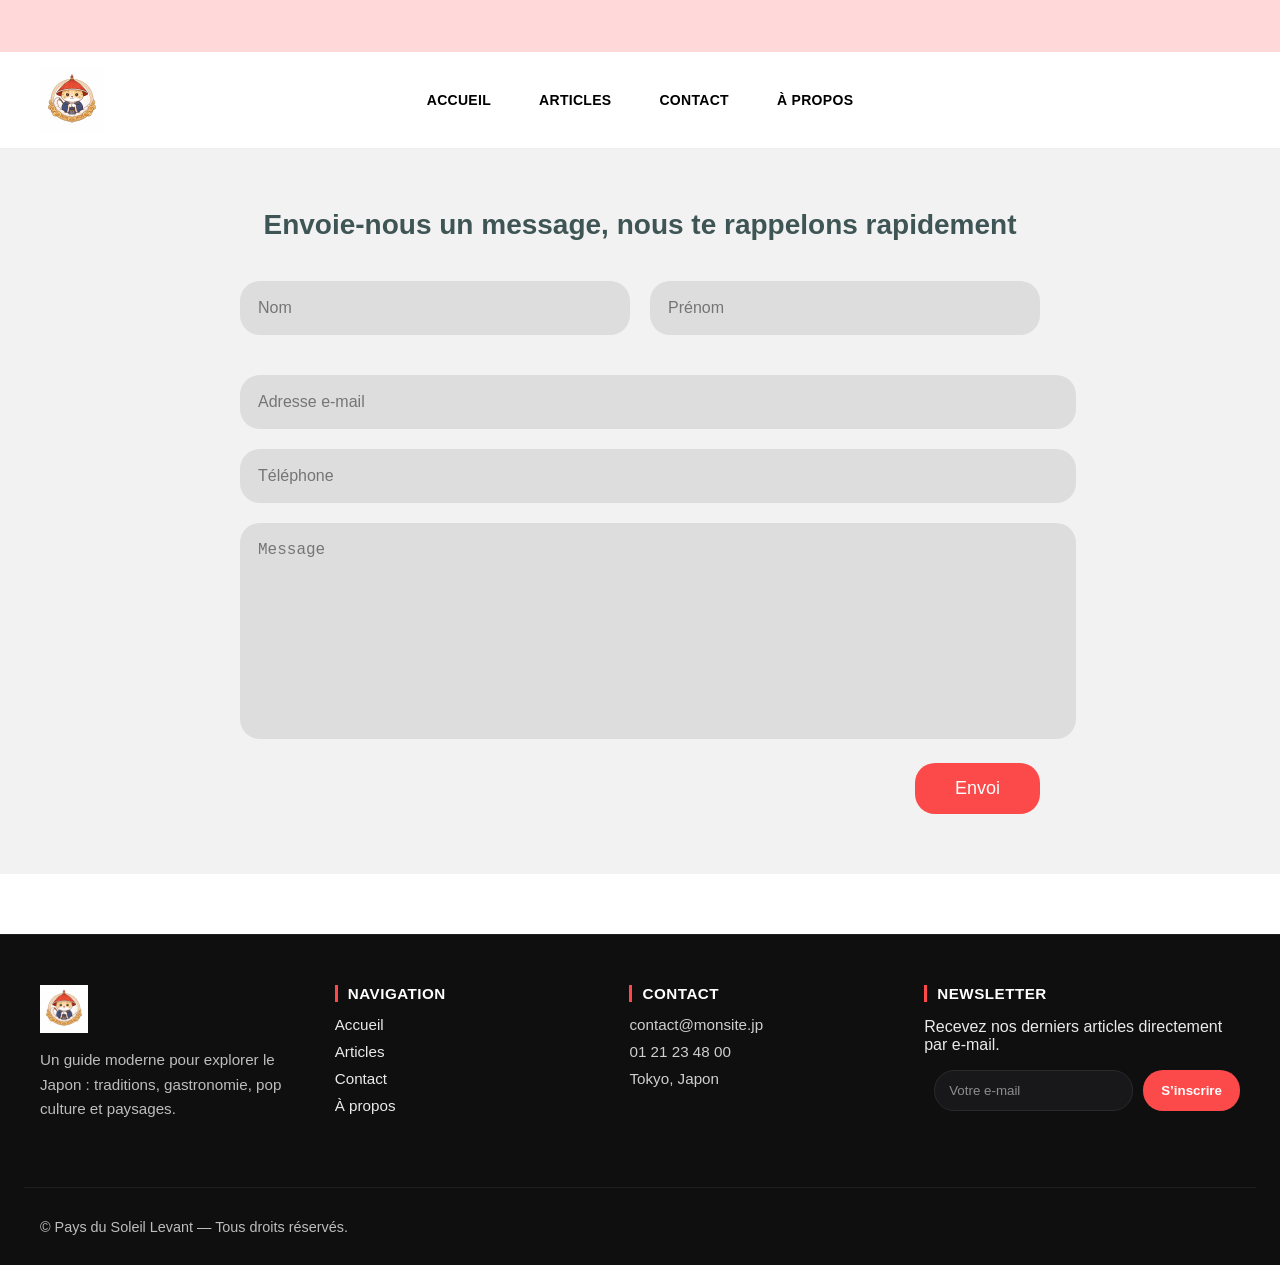
<file: contact.html>
<!DOCTYPE html>
<html lang="fr">
<head>
  <meta charset="UTF-8" />
  <meta name="viewport" content="width=device-width, initial-scale=1.0"/>
  <title>Contact</title>
  <link rel="stylesheet" href="style.css"/>
</head>
<body>

<div class="top-bar"></div>

<header class="site-header">

  <nav class="navbar" aria-label="Navigation principale">
    <a class="logo" href="index.html" aria-label="Retour à l'accueil">
      <img src="images/logo.png" alt="Logo du site">
    </a>

    <ul class="nav-links">
      <li><a href="index.html" class="nav-link">ACCUEIL</a></li>
      <li><a href="articles.html" class="lien-nav">ARTICLES</a>
     </li>
      <li><a href="contact.html" class="nav-link">CONTACT</a></li>
      <li><a href="apropos.html" class="nav-link">À PROPOS</a></li>
    </ul>
  </nav>

</header>

<main>
  <section class="contact-section">
    <h1>Envoie-nous un message, nous te rappelons rapidement</h1>
  <form class="contact-form" action="https://formsubmit.co/aliciachoulet@gmail.com" method="POST">
      <div class="row">
       <input type="text" name="nom" placeholder="Nom">
        <input type="text" name="prenom" placeholder="Prénom">
      </div>
       <input type="email" name="email" placeholder="Adresse e-mail">
       <input type="tel" name="telephone" placeholder="Téléphone">
      <textarea name="message" placeholder="Message"></textarea>
      <div class="btn-container">
        <button type="submit">Envoi</button>
      </div>
    </form>
  </section>
</main>

<footer class="site-footer">
  <div class="footer-top">
    
    <div class="footer-col">
      <a href="index.html" class="footer-logo">
        <img src="images/logo.png" alt="Logo du site">
      </a>
      <p class="footer-desc">
        Un guide moderne pour explorer le Japon : traditions, gastronomie, pop culture et paysages.
      </p>
      <div class="footer-socials" aria-label="Réseaux sociaux" style="display:none;"></div>
    </div>

    <nav class="footer-col" aria-label="Liens rapides">
      <h4>Navigation</h4>
      <ul class="footer-links">
        <li><a href="index.html">Accueil</a></li>
        <li><a href="articles.html">Articles</a></li>
        <li><a href="contact.html">Contact</a></li>
        <li><a href="apropos.html">À propos</a></li>
      </ul>
    </nav>

    <div class="footer-col">
      <h4>Contact</h4>
      <ul class="footer-contact">
        <li>contact@monsite.jp</li>
        <li>01 21 23 48 00</li>
        <li>Tokyo, Japon</li>
      </ul>
    </div>

    <div class="footer-col">
      <h4>Newsletter</h4>
      <p>Recevez nos derniers articles directement par e‑mail.</p>
      <form class="footer-newsletter" action="#" method="post">
        <label for="newsletter-email" class="sr-only"></label>
        <input type="email" id="newsletter-email" name="email" placeholder="Votre e‑mail" required>
        <button type="submit">S’inscrire</button>
      </form>
    </div>

  </div>

  <div class="footer-bottom">
    <p>© <span id="year"></span> Pays du Soleil Levant — Tous droits réservés.</p>
  
  </div>
</footer>

</body>
</html>
</file>
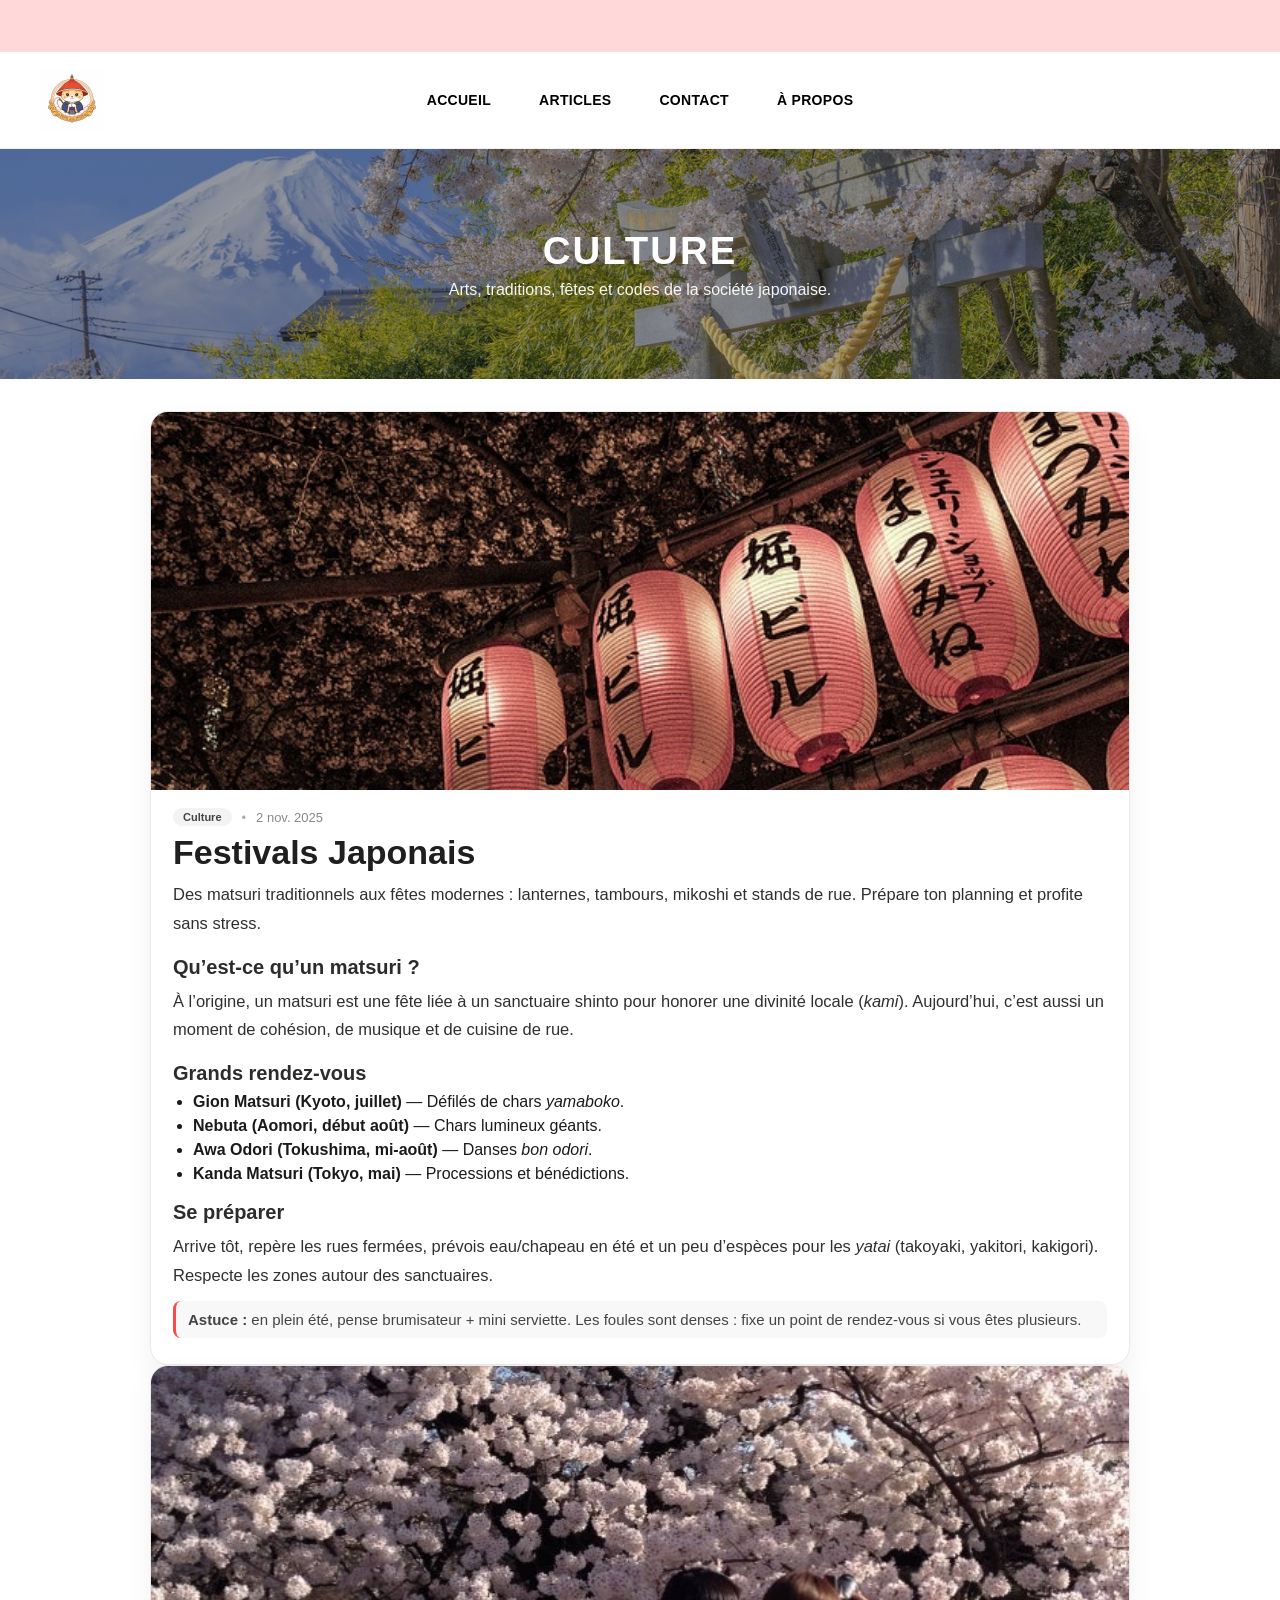
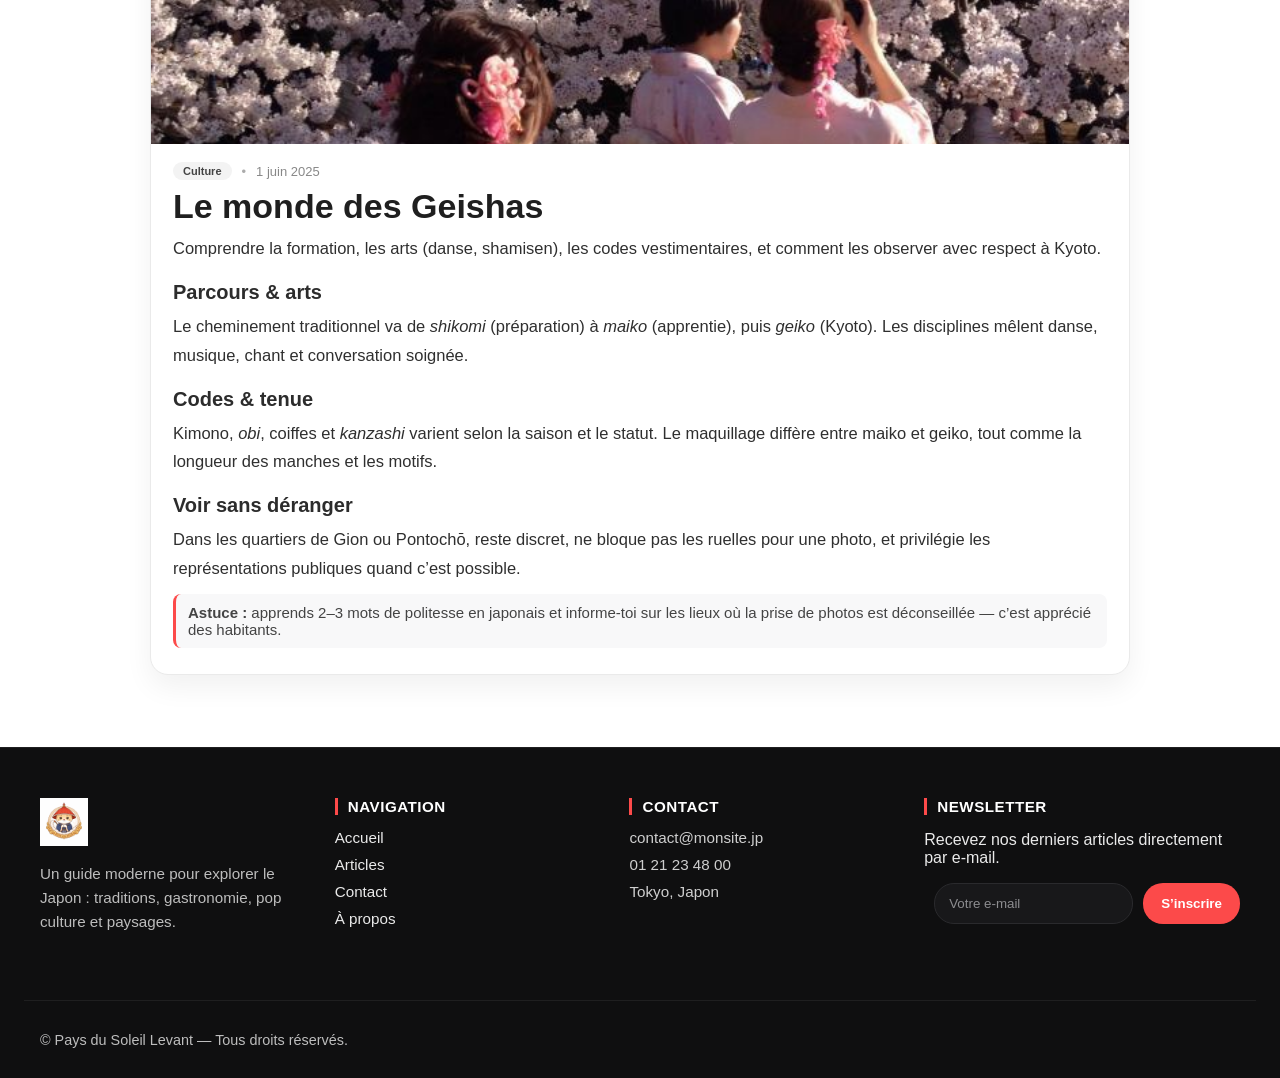
<file: culture.html>
<!DOCTYPE html>
<html lang="fr">
<head>
  <meta charset="UTF-8">
  <meta name="viewport" content="width=device-width, initial-scale=1.0">
  <title>Culture & Traditions</title>
  <link rel="stylesheet" href="style.css">
</head>
<body>

<div class="top-bar"></div>

<header class="site-header">

  <nav class="navbar" aria-label="Navigation principale">
    <a class="logo" href="index.html" aria-label="Retour à l'accueil">
      <img src="images/logo.png" alt="Logo du site">
    </a>

    <ul class="nav-links">
      <li><a href="index.html" class="nav-link">ACCUEIL</a></li>
      <li><a href="articles.html" class="lien-nav">ARTICLES</a>
     </li>
      <li><a href="contact.html" class="nav-link">CONTACT</a></li>
      <li><a href="apropos.html" class="nav-link">À PROPOS</a></li>
    </ul>
  </nav>

</header>

 <section class="about-hero">
   <div class="about-hero-inner">
     <h1>Culture</h1>
     <p>Arts, traditions, fêtes et codes de la société japonaise.</p>
   </div>
 </section>


<section class="article-detail-wrap">

  <article class="article-detail" id="festivals-japonais">
    <img class="detail-cover" src="images/Festival.jpg" alt="Lanternes lors d'un festival japonais de nuit">
    <div class="detail-body">
      <div class="detail-meta">
        <span class="detail-tag">Culture</span>
        <span class="detail-sep">•</span>
        <time datetime="2025-11-02">2 nov. 2025</time>
      </div>

      <h1 class="detail-title">Festivals Japonais</h1>
      <p class="detail-excerpt">
        Des matsuri traditionnels aux fêtes modernes&nbsp;: lanternes, tambours, mikoshi et stands de rue.
        Prépare ton planning et profite sans stress.
      </p>

      <h3>Qu’est‑ce qu’un matsuri&nbsp;?</h3>
      <p>
        À l’origine, un matsuri est une fête liée à un sanctuaire shinto pour honorer une divinité locale
        (<em>kami</em>). Aujourd’hui, c’est aussi un moment de cohésion, de musique et de cuisine de rue.
      </p>

      <h3>Grands rendez‑vous</h3>
      <ul>
        <li><strong>Gion Matsuri (Kyoto, juillet)</strong> — Défilés de chars <em>yamaboko</em>.</li>
        <li><strong>Nebuta (Aomori, début août)</strong> — Chars lumineux géants.</li>
        <li><strong>Awa Odori (Tokushima, mi‑août)</strong> — Danses <em>bon odori</em>.</li>
        <li><strong>Kanda Matsuri (Tokyo, mai)</strong> — Processions et bénédictions.</li>
      </ul>

      <h3>Se préparer</h3>
      <p>
        Arrive tôt, repère les rues fermées, prévois eau/chapeau en été et un peu d’espèces pour les
        <em>yatai</em> (takoyaki, yakitori, kakigori). Respecte les zones autour des sanctuaires.
      </p>

      <div class="detail-tip">
        <strong>Astuce :</strong> en plein été, pense brumisateur + mini serviette. Les foules sont denses&nbsp;:
        fixe un point de rendez‑vous si vous êtes plusieurs.
      </div>
    </div>
  </article>
 
  <article class="article-detail" id="monde-des-geishas">
    <img class="detail-cover" src="images/geishas.jpg" alt="Architecture traditionnelle à Kyoto évoquant l'univers des geishas">
    <div class="detail-body">
      <div class="detail-meta">
        <span class="detail-tag">Culture</span>
        <span class="detail-sep">•</span>
        <time datetime="2025-06-01">1 juin 2025</time>
      </div>

      <h1 class="detail-title">Le monde des Geishas</h1>
      <p class="detail-excerpt">
        Comprendre la formation, les arts (danse, shamisen), les codes vestimentaires, et comment les
        observer avec respect à Kyoto.
      </p>

      <h3>Parcours &amp; arts</h3>
      <p>
        Le cheminement traditionnel va de <em>shikomi</em> (préparation) à <em>maiko</em> (apprentie), puis
        <em>geiko</em> (Kyoto). Les disciplines mêlent danse, musique, chant et conversation soignée.
      </p>

      <h3>Codes &amp; tenue</h3>
      <p>
        Kimono, <em>obi</em>, coiffes et <em>kanzashi</em> varient selon la saison et le statut. Le maquillage
        diffère entre maiko et geiko, tout comme la longueur des manches et les motifs.
      </p>

      <h3>Voir sans déranger</h3>
      <p>
        Dans les quartiers de Gion ou Pontochō, reste discret, ne bloque pas les ruelles pour une photo,
        et privilégie les représentations publiques quand c’est possible.
      </p>

      <div class="detail-tip">
        <strong>Astuce :</strong> apprends 2–3 mots de politesse en japonais et informe‑toi sur les lieux où
        la prise de photos est déconseillée — c’est apprécié des habitants.
      </div>
    </div>
  </article>

</section>

<footer class="site-footer">
  <div class="footer-top">
  
    <div class="footer-col">
      <a href="index.html" class="footer-logo">
        <img src="images/logo.png" alt="Logo du site">
      </a>
      <p class="footer-desc">
        Un guide moderne pour explorer le Japon : traditions, gastronomie, pop culture et paysages.
      </p>

      <div class="footer-socials" aria-label="Réseaux sociaux" style="display:none;"></div>
    </div>

    <nav class="footer-col" aria-label="Liens rapides">
      <h4>Navigation</h4>
      <ul class="footer-links">
        <li><a href="index.html">Accueil</a></li>
        <li><a href="articles.html">Articles</a></li>
        <li><a href="contact.html">Contact</a></li>
        <li><a href="apropos.html">À propos</a></li>
      </ul>
    </nav>

    <div class="footer-col">
      <h4>Contact</h4>
      <ul class="footer-contact">
        <li>contact@monsite.jp</li>
        <li>01 21 23 48 00</li>
        <li>Tokyo, Japon</li>
      </ul>
    </div>

    <div class="footer-col">
      <h4>Newsletter</h4>
      <p>Recevez nos derniers articles directement par e‑mail.</p>
      <form class="footer-newsletter" action="#" method="post">
        <label for="newsletter-email" class="sr-only"></label>
        <input type="email" id="newsletter-email" name="email" placeholder="Votre e‑mail" required>
        <button type="submit">S’inscrire</button>
      </form>
    </div>
  </div>

  <div class="footer-bottom">
    <p>© <span id="year"></span> Pays du Soleil Levant — Tous droits réservés.</p>
  </div>

</footer>

</body>
</html>
</file>
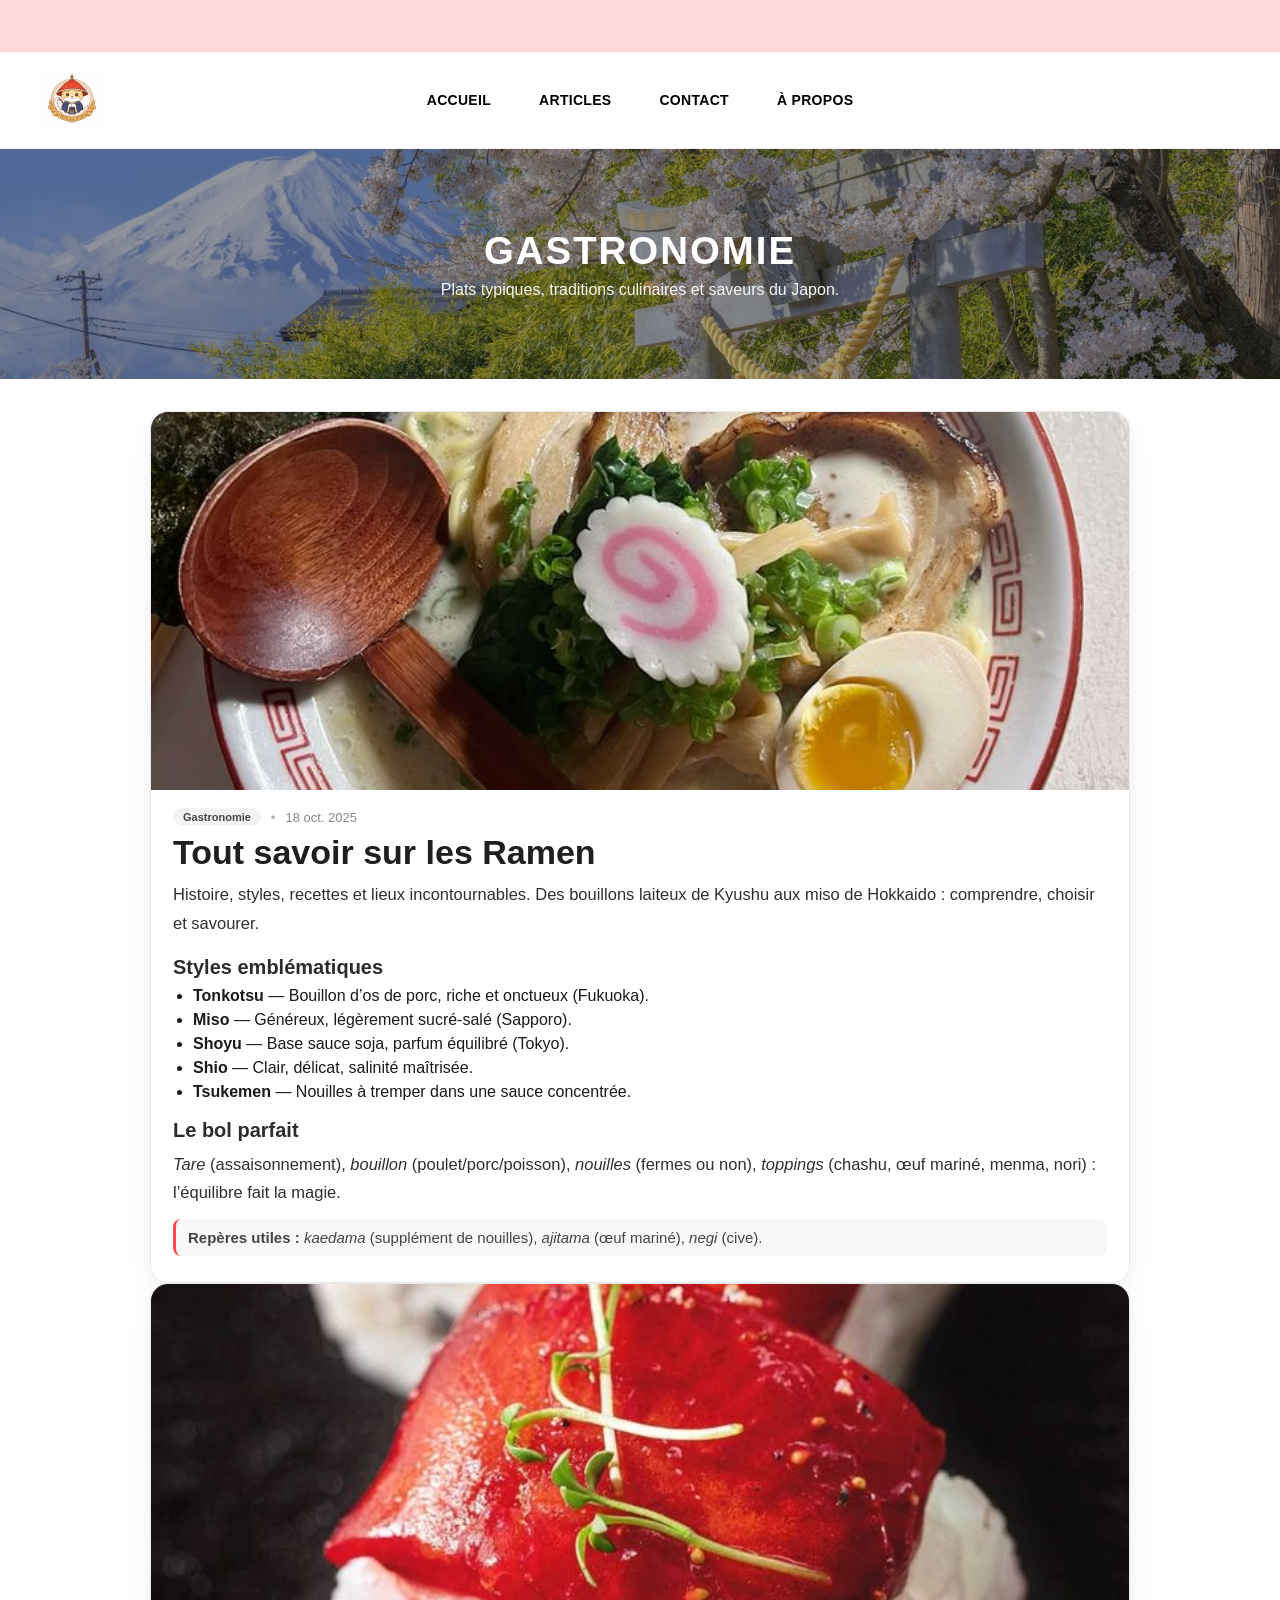
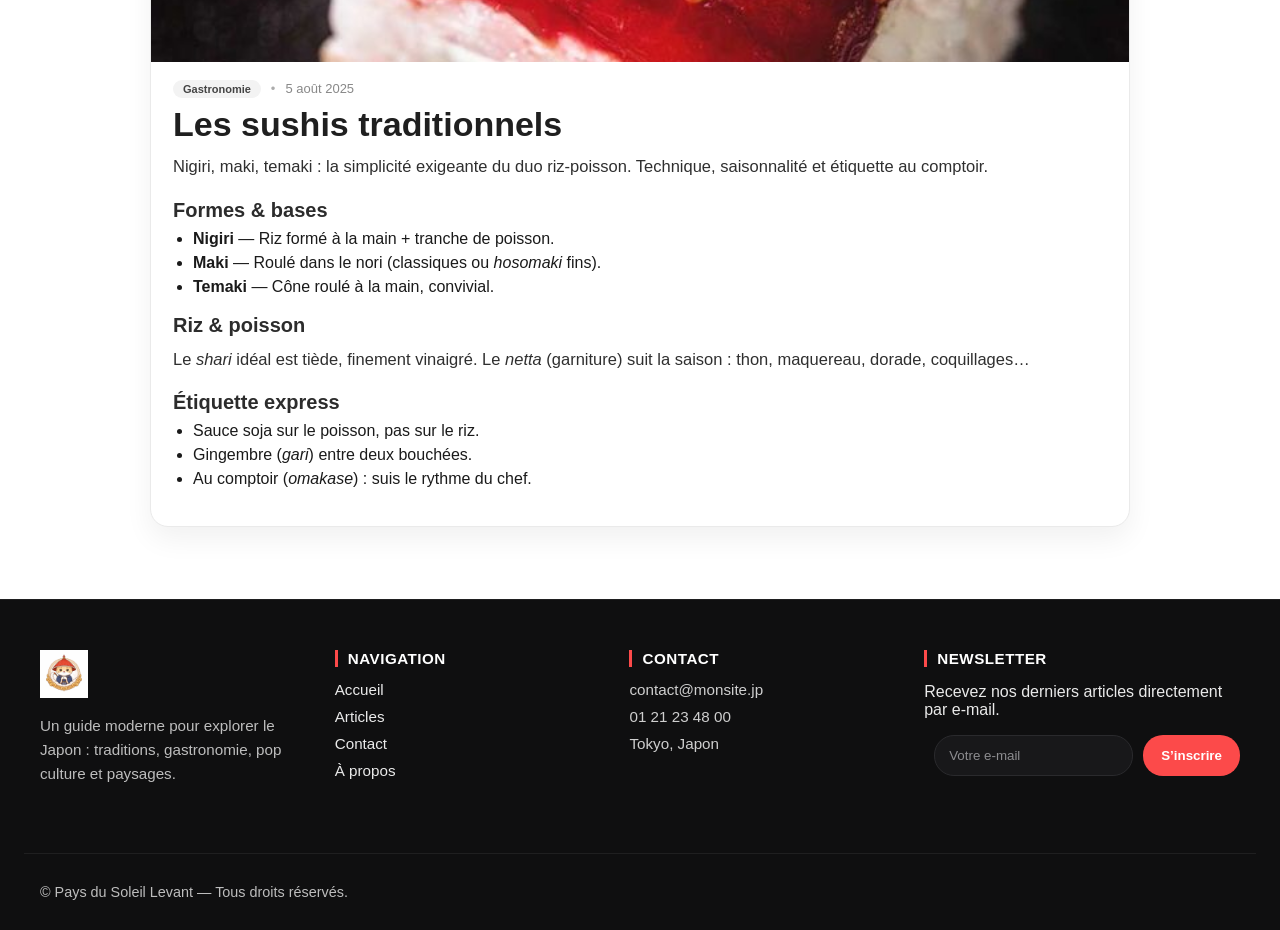
<file: gastronomie.html>
<!DOCTYPE html>
<html lang="fr">
<head>
  <meta charset="UTF-8">
  <meta name="viewport" content="width=device-width, initial-scale=1.0">
  <title>Gastronomie Japonaise</title>
  <link rel="stylesheet" href="style.css">
</head>
<body>

<div class="top-bar"></div>
<header class="site-header">

  <nav class="navbar" aria-label="Navigation principale">
    <a class="logo" href="index.html" aria-label="Retour à l'accueil">
      <img src="images/logo.png" alt="Logo du site">
    </a>

    <ul class="nav-links">
      <li><a href="index.html" class="nav-link">ACCUEIL</a></li>
      <li><a href="articles.html" class="lien-nav">ARTICLES</a>
     </li>
      <li><a href="contact.html" class="nav-link">CONTACT</a></li>
      <li><a href="apropos.html" class="nav-link">À PROPOS</a></li>
    </ul>
  </nav>

</header>

  <section class="about-hero">
    <div class="about-hero-inner">
      <h1>Gastronomie</h1>
      <p>Plats typiques, traditions culinaires et saveurs du Japon.</p>
    </div>
  </section>

<section class="article-detail-wrap">

  <article class="article-detail" id="ramen">
    <img class="detail-cover" src="images/ramen.jpg" alt="Bol de ramen fumant avec toppings">
    <div class="detail-body">
      <div class="detail-meta">
        <span class="detail-tag">Gastronomie</span>
        <span class="detail-sep">•</span>
        <time datetime="2025-10-18">18 oct. 2025</time>
      </div>

      <h1 class="detail-title">Tout savoir sur les Ramen</h1>
      <p class="detail-excerpt">Histoire, styles, recettes et lieux incontournables. Des bouillons laiteux de Kyushu aux miso de Hokkaido : comprendre, choisir et savourer.</p>

      <h3>Styles emblématiques</h3>
      <ul>
        <li><strong>Tonkotsu</strong> — Bouillon d’os de porc, riche et onctueux (Fukuoka).</li>
        <li><strong>Miso</strong> — Généreux, légèrement sucré‑salé (Sapporo).</li>
        <li><strong>Shoyu</strong> — Base sauce soja, parfum équilibré (Tokyo).</li>
        <li><strong>Shio</strong> — Clair, délicat, salinité maîtrisée.</li>
        <li><strong>Tsukemen</strong> — Nouilles à tremper dans une sauce concentrée.</li>
      </ul>

      <h3>Le bol parfait</h3>
      <p><em>Tare</em> (assaisonnement), <em>bouillon</em> (poulet/porc/poisson), <em>nouilles</em> (fermes ou non), <em>toppings</em> (chashu, œuf mariné, menma, nori) : l’équilibre fait la magie.</p>

      <div class="detail-tip"><strong>Repères utiles :</strong> <em>kaedama</em> (supplément de nouilles), <em>ajitama</em> (œuf mariné), <em>negi</em> (cive).</div>
    </div>
  </article>

  <article class="article-detail" id="sushis-traditionnels">
    <img class="detail-cover" src="images/sushi.jpg" alt="Assortiment de sushis traditionnels">
    <div class="detail-body">
      <div class="detail-meta">
        <span class="detail-tag">Gastronomie</span>
        <span class="detail-sep">•</span>
        <time datetime="2025-08-05">5 août 2025</time>
      </div>

      <h1 class="detail-title">Les sushis traditionnels</h1>
      <p class="detail-excerpt">Nigiri, maki, temaki : la simplicité exigeante du duo riz‑poisson. Technique, saisonnalité et étiquette au comptoir.</p>

      <h3>Formes & bases</h3>
      <ul>
        <li><strong>Nigiri</strong> — Riz formé à la main + tranche de poisson.</li>
        <li><strong>Maki</strong> — Roulé dans le nori (classiques ou <em>hosomaki</em> fins).</li>
        <li><strong>Temaki</strong> — Cône roulé à la main, convivial.</li>
      </ul>

      <h3>Riz & poisson</h3>
      <p>Le <em>shari</em> idéal est tiède, finement vinaigré. Le <em>netta</em> (garniture) suit la saison : thon, maquereau, dorade, coquillages…</p>

      <h3>Étiquette express</h3>
      <ul>
        <li>Sauce soja sur le poisson, pas sur le riz.</li>
        <li>Gingembre (<em>gari</em>) entre deux bouchées.</li>
        <li>Au comptoir (<em>omakase</em>) : suis le rythme du chef.</li>
      </ul>
    </div>
  </article>

</section>

<footer class="site-footer">
  <div class="footer-top">
    
    <div class="footer-col">
      <a href="index.html" class="footer-logo">
        <img src="images/logo.png" alt="Logo du site">
      </a>
      <p class="footer-desc">
        Un guide moderne pour explorer le Japon : traditions, gastronomie, pop culture et paysages.
      </p>

      <div class="footer-socials" aria-label="Réseaux sociaux" style="display:none;"></div>
    </div>

    <nav class="footer-col" aria-label="Liens rapides">
      <h4>Navigation</h4>
      <ul class="footer-links">
        <li><a href="index.html">Accueil</a></li>
        <li><a href="articles.html">Articles</a></li>
        <li><a href="contact.html">Contact</a></li>
        <li><a href="apropos.html">À propos</a></li>
      </ul>
    </nav>

    <div class="footer-col">
      <h4>Contact</h4>
      <ul class="footer-contact">
        <li>contact@monsite.jp</li>
        <li>01 21 23 48 00</li>
        <li>Tokyo, Japon</li>
      </ul>
    </div>

    <div class="footer-col">
      <h4>Newsletter</h4>
      <p>Recevez nos derniers articles directement par e‑mail.</p>
      <form class="footer-newsletter" action="#" method="post">
        <label for="newsletter-email" class="sr-only"></label>
        <input type="email" id="newsletter-email" name="email" placeholder="Votre e‑mail" required>
        <button type="submit">S’inscrire</button>
      </form>
    </div>

  </div>

  <div class="footer-bottom">
    <p>© <span id="year"></span> Pays du Soleil Levant — Tous droits réservés.</p>
  </div>
  
</footer>

</body>
</html>
</file>
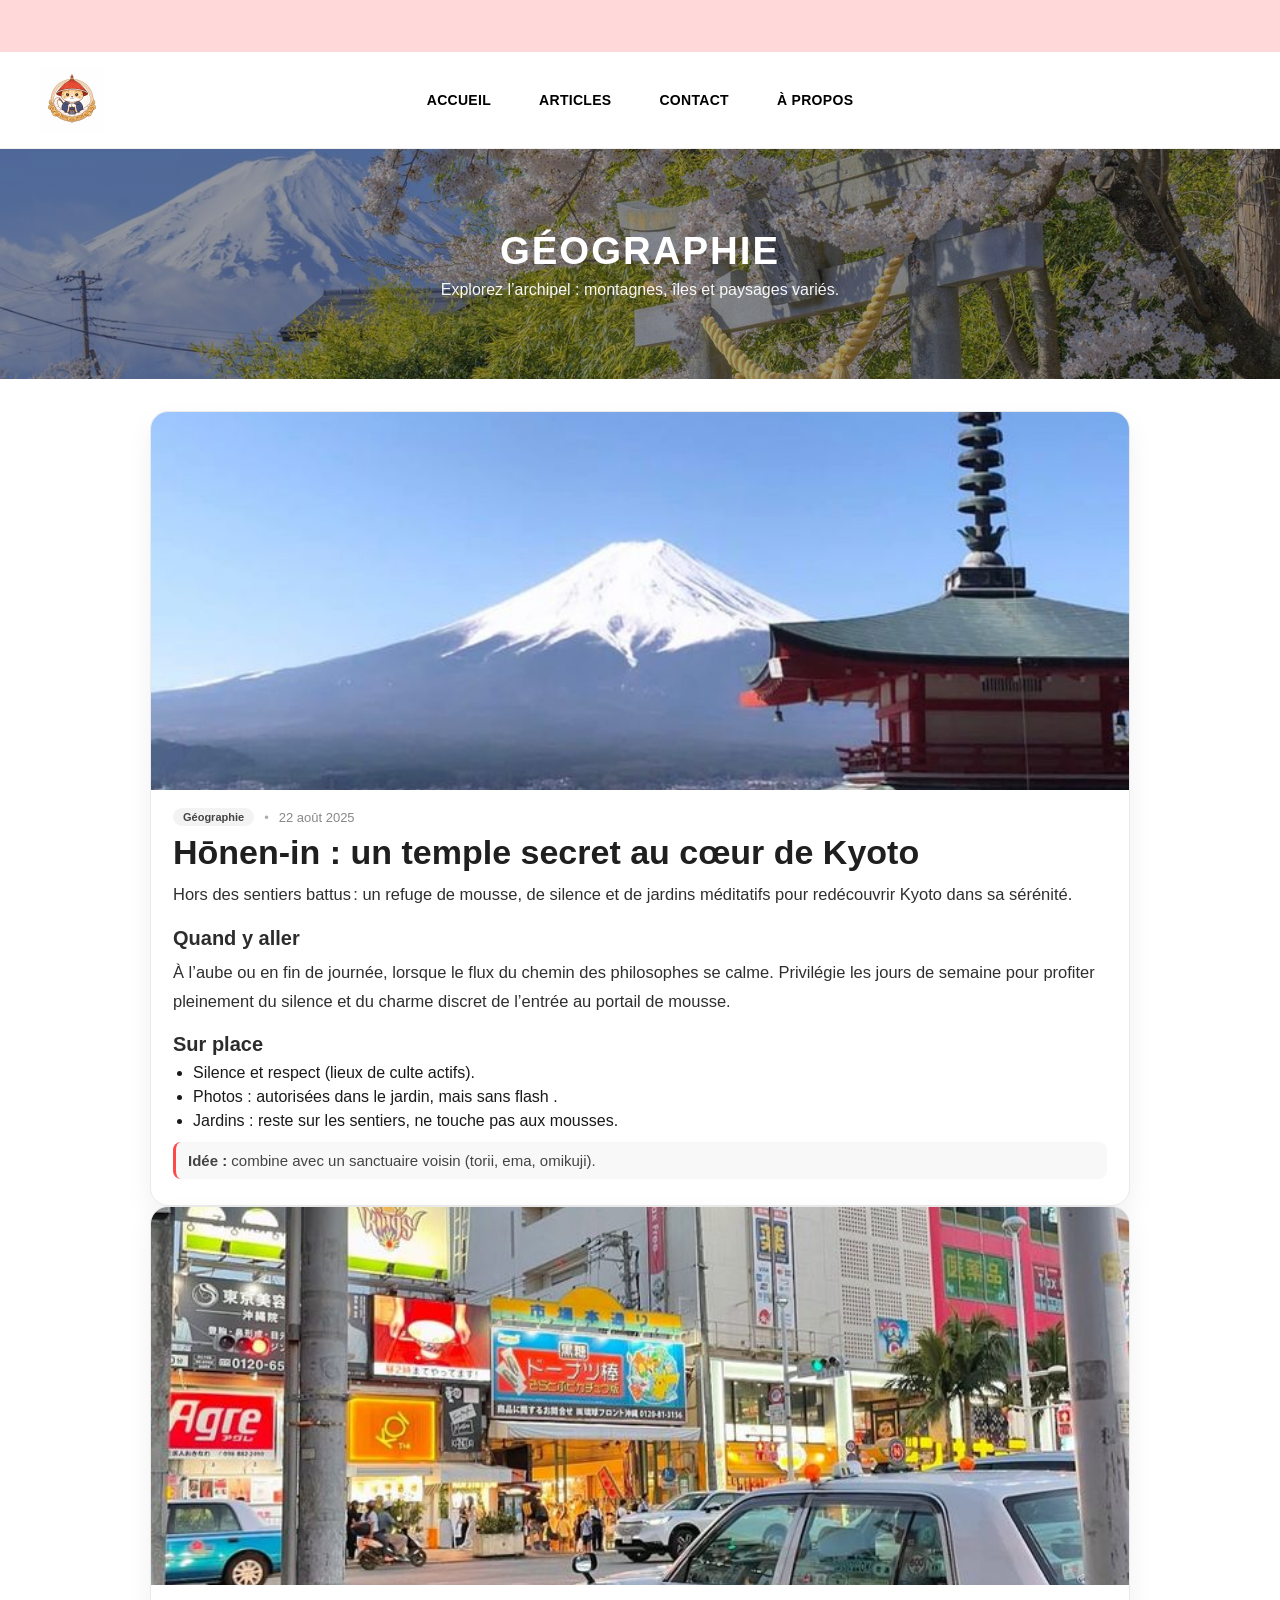
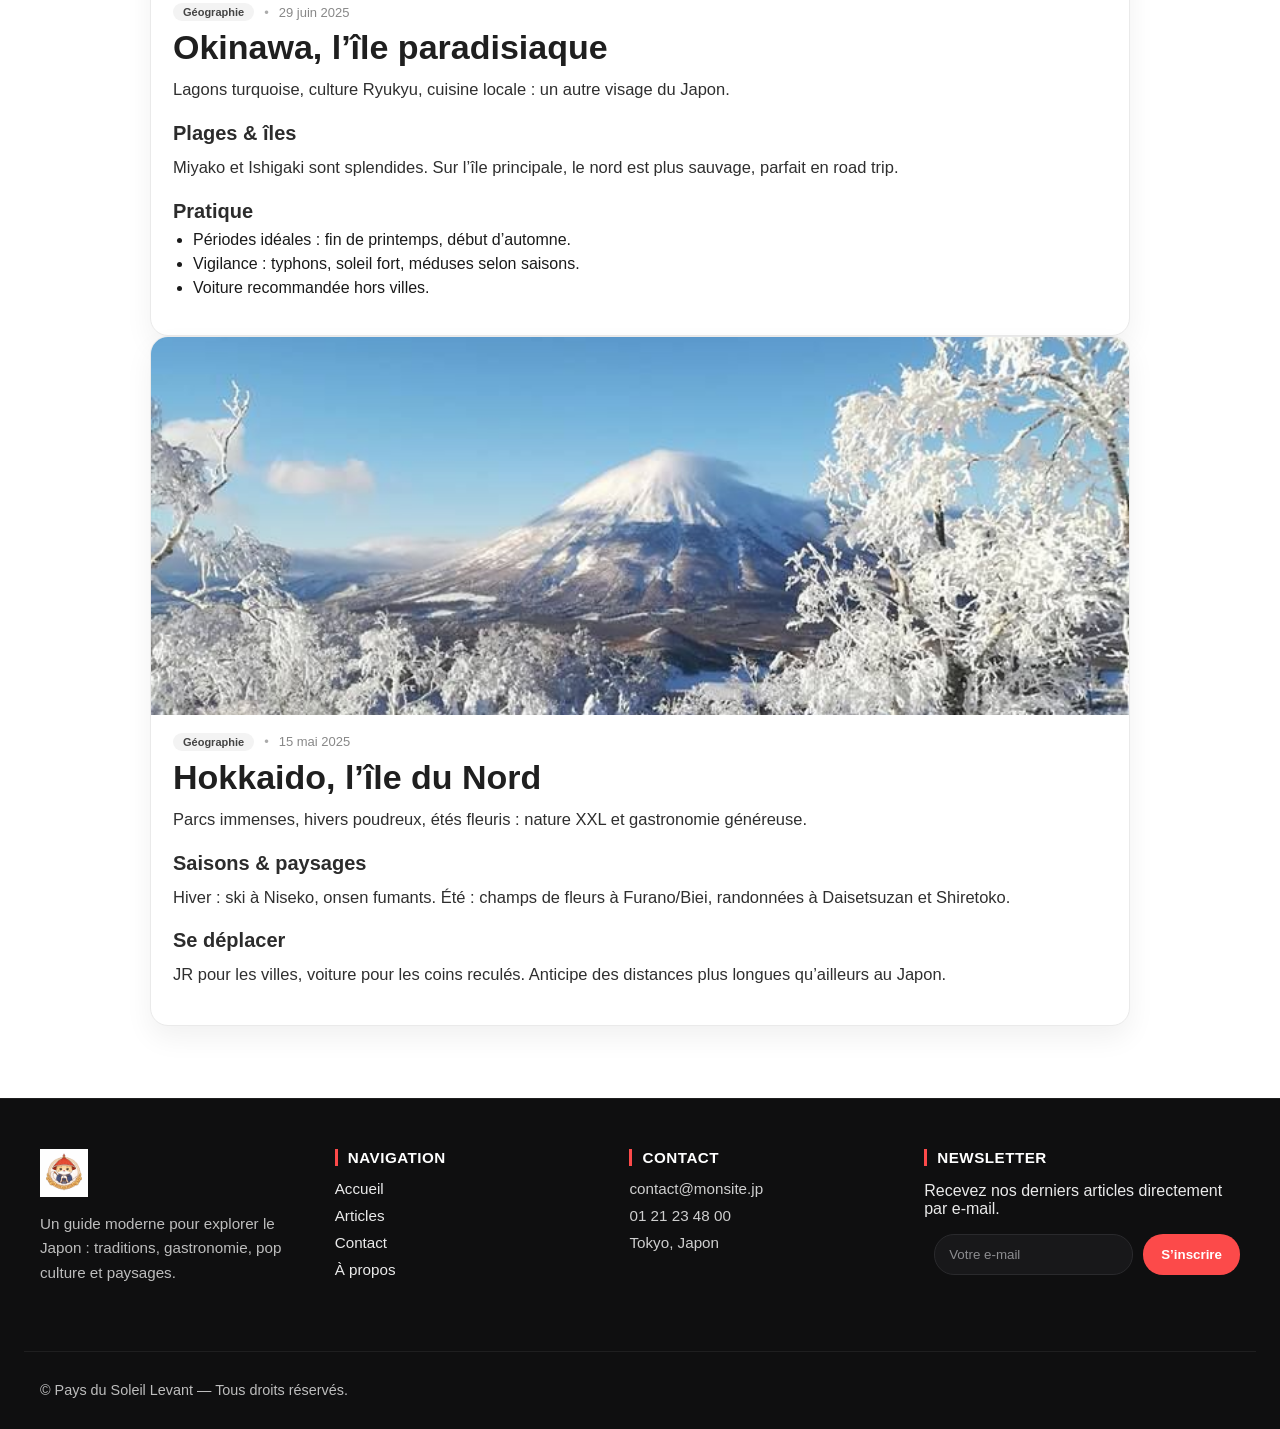
<file: geographie.html>
<!DOCTYPE html>
<html lang="fr">
<head>
  <meta charset="UTF-8">
  <meta name="viewport" content="width=device-width, initial-scale=1.0">
  <title>Géographie du Japon</title>
  <link rel="stylesheet" href="style.css">
</head>
<body>

<div class="top-bar"></div>

<header class="site-header">

  <nav class="navbar" aria-label="Navigation principale">
    <a class="logo" href="index.html" aria-label="Retour à l'accueil">
      <img src="images/logo.png" alt="Logo du site">
    </a>

    <ul class="nav-links">
      <li><a href="index.html" class="nav-link">ACCUEIL</a></li>
      <li><a href="articles.html" class="lien-nav">ARTICLES</a>
     </li>
      <li><a href="contact.html" class="nav-link">CONTACT</a></li>
      <li><a href="apropos.html" class="nav-link">À PROPOS</a></li>
    </ul>
  </nav>

</header>


<section class="about-hero">
  <div class="about-hero-inner">
     <h1>Géographie</h1>
     <p>Explorez l’archipel : montagnes, îles et paysages variés.</p>
  </div>
</section>


<section class="article-detail-wrap">

  <article class="article-detail" id="temples-secrets-kyoto">
    <img class="detail-cover" src="images/Temple.jpg" alt="Temple traditionnel à Kyoto">
    <div class="detail-body">
      <div class="detail-meta">
        <span class="detail-tag">Géographie</span>
        <span class="detail-sep">•</span>
        <time datetime="2025-08-22">22 août 2025</time>
      </div>

      <h1 class="detail-title">Hōnen‑in : un temple secret au cœur de Kyoto</h1>
      <p class="detail-excerpt">Hors des sentiers battus : un refuge de mousse, de silence et de jardins méditatifs pour redécouvrir Kyoto dans sa sérénité.</p>

      <h3>Quand y aller</h3>
      <p>À l’aube ou en fin de journée, lorsque le flux du chemin des philosophes se calme.
Privilégie les jours de semaine pour profiter pleinement du silence et du charme discret de l’entrée au portail de mousse.</p>

      <h3>Sur place</h3>
      <ul>
        <li>Silence et respect (lieux de culte actifs).</li>
        <li>Photos : autorisées dans le jardin, mais sans flash .</li>
        <li>Jardins : reste sur les sentiers, ne touche pas aux mousses.</li>
      </ul>

      <div class="detail-tip"><strong>Idée :</strong> combine avec un sanctuaire voisin (torii, ema, omikuji).</div>
    </div>
  </article>

  <article class="article-detail" id="okinawa-ile-paradisiaque">
    <img class="detail-cover" src="images/okinawa.jpg" alt="Mer turquoise à Okinawa">
    <div class="detail-body">
      <div class="detail-meta">
        <span class="detail-tag">Géographie</span>
        <span class="detail-sep">•</span>
        <time datetime="2025-06-29">29 juin 2025</time>
      </div>

      <h1 class="detail-title">Okinawa, l’île paradisiaque</h1>
      <p class="detail-excerpt">Lagons turquoise, culture Ryukyu, cuisine locale : un autre visage du Japon.</p>

      <h3>Plages & îles</h3>
      <p>Miyako et Ishigaki sont splendides. Sur l’île principale, le nord est plus sauvage, parfait en road trip.</p>

      <h3>Pratique</h3>
      <ul>
        <li>Périodes idéales : fin de printemps, début d’automne.</li>
        <li>Vigilance : typhons, soleil fort, méduses selon saisons.</li>
        <li>Voiture recommandée hors villes.</li>
      </ul>
    </div>
  </article>

  <article class="article-detail" id="hokkaido-ile-du-nord">
    <img class="detail-cover" src="images/Hokkaido.jpg" alt="Paysages de Hokkaido">
    <div class="detail-body">
      <div class="detail-meta">
        <span class="detail-tag">Géographie</span>
        <span class="detail-sep">•</span>
        <time datetime="2025-05-15">15 mai 2025</time>
      </div>

      <h1 class="detail-title">Hokkaido, l’île du Nord</h1>
      <p class="detail-excerpt">Parcs immenses, hivers poudreux, étés fleuris : nature XXL et gastronomie généreuse.</p>

      <h3>Saisons & paysages</h3>
      <p>Hiver : ski à Niseko, onsen fumants. Été : champs de fleurs à Furano/Biei, randonnées à Daisetsuzan et Shiretoko.</p>

      <h3>Se déplacer</h3>
      <p>JR pour les villes, voiture pour les coins reculés. Anticipe des distances plus longues qu’ailleurs au Japon.</p>
    </div>
  </article>

</section>

<footer class="site-footer">
  <div class="footer-top">
    
    <div class="footer-col">
      <a href="index.html" class="footer-logo">
        <img src="images/logo.png" alt="Logo du site">
      </a>
      <p class="footer-desc">
        Un guide moderne pour explorer le Japon : traditions, gastronomie, pop culture et paysages.
      </p>

      <div class="footer-socials" aria-label="Réseaux sociaux" style="display:none;"></div>
    </div>

    <nav class="footer-col" aria-label="Liens rapides">
      <h4>Navigation</h4>
      <ul class="footer-links">
        <li><a href="index.html">Accueil</a></li>
        <li><a href="articles.html">Articles</a></li>
        <li><a href="contact.html">Contact</a></li>
        <li><a href="apropos.html">À propos</a></li>
      </ul>
    </nav>

    <div class="footer-col">
      <h4>Contact</h4>
      <ul class="footer-contact">
        <li>contact@monsite.jp</li>
        <li>01 21 23 48 00</li>
        <li>Tokyo, Japon</li>
      </ul>
    </div>

    <div class="footer-col">
      <h4>Newsletter</h4>
      <p>Recevez nos derniers articles directement par e‑mail.</p>
      <form class="footer-newsletter" action="#" method="post">
        <label for="newsletter-email" class="sr-only"></label>
        <input type="email" id="newsletter-email" name="email" placeholder="Votre e‑mail" required>
        <button type="submit">S’inscrire</button>
      </form>
    </div>

  </div>

  <div class="footer-bottom">
    <p>© <span id="year"></span> Pays du Soleil Levant — Tous droits réservés.</p>
  </div>

</footer>

</body>
</html>
</file>
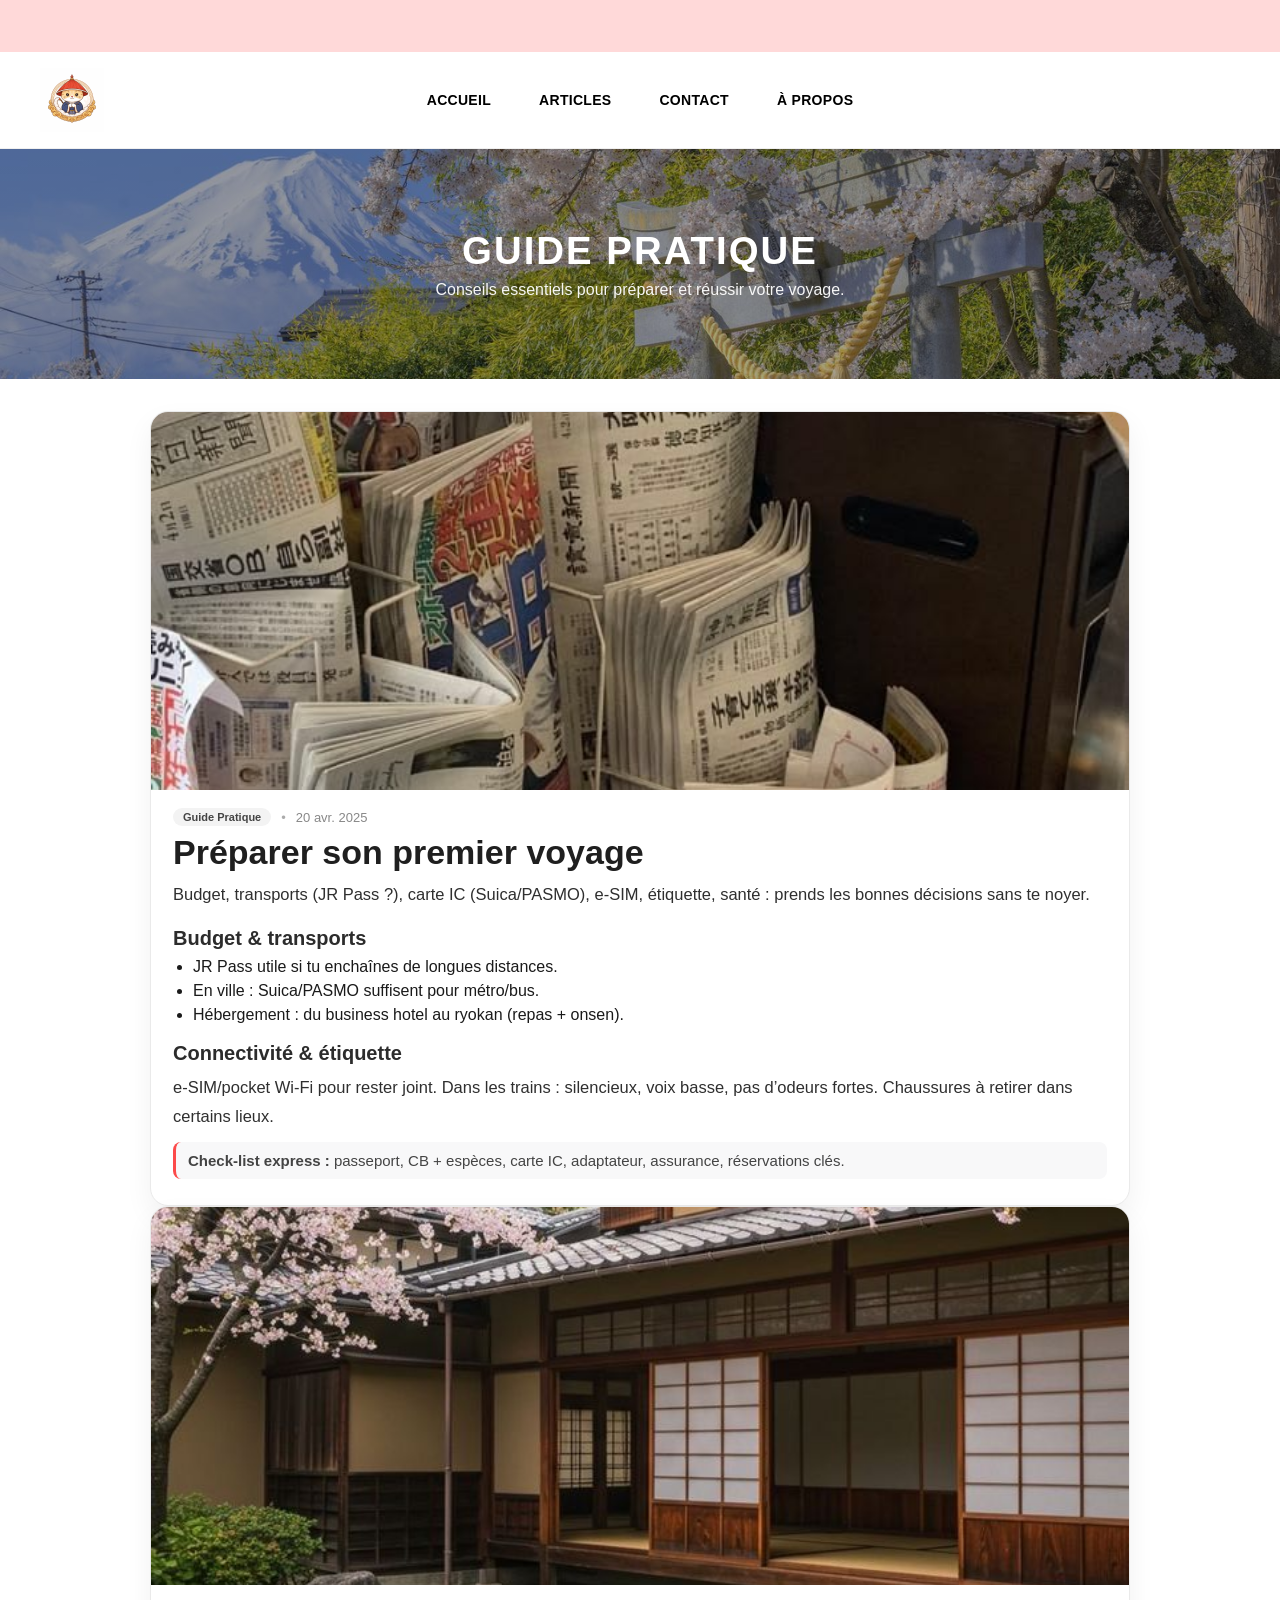
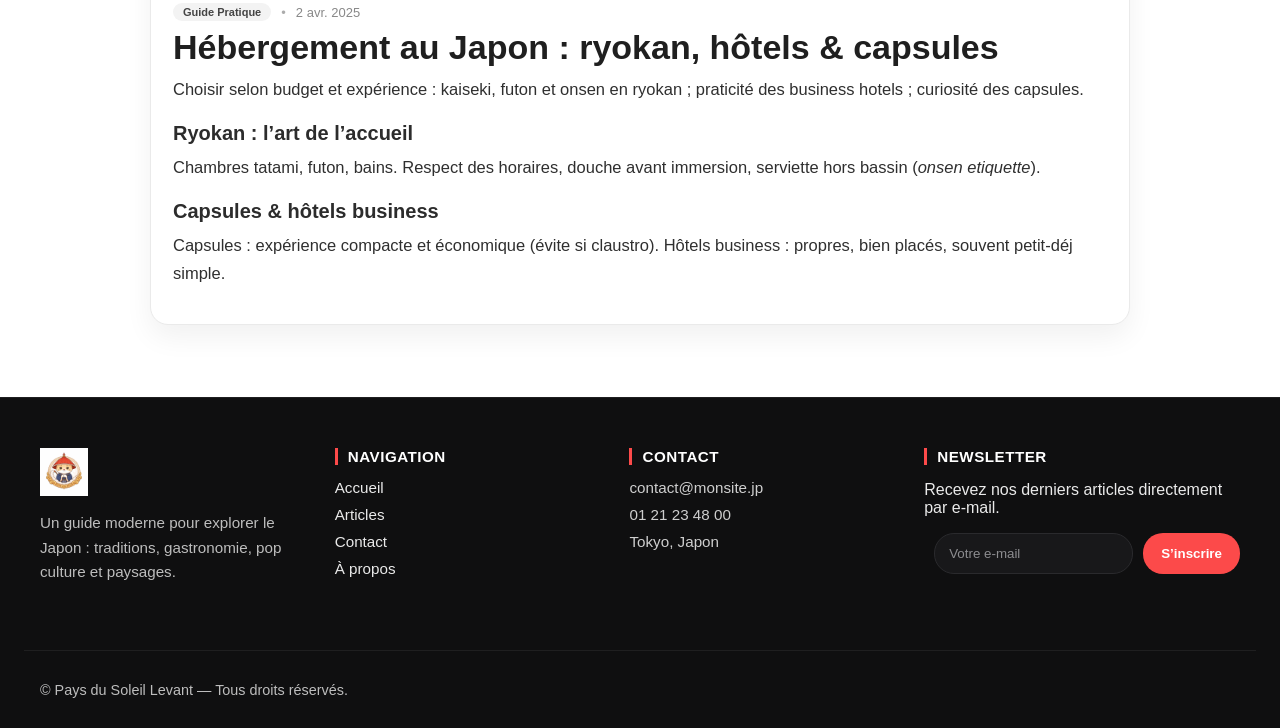
<file: guide-pratique.html>
<!DOCTYPE html>
<html lang="fr">
<head>
  <meta charset="UTF-8">
  <meta name="viewport" content="width=device-width, initial-scale=1.0">
  <title>Géographie du Japon</title>
  <link rel="stylesheet" href="style.css">
</head>
<body>
  
<div class="top-bar"></div>

<header class="site-header">

  <nav class="navbar" aria-label="Navigation principale">
    <a class="logo" href="index.html" aria-label="Retour à l'accueil">
      <img src="images/logo.png" alt="Logo du site">
    </a>

    <ul class="nav-links">
      <li><a href="index.html" class="nav-link">ACCUEIL</a></li>
      <li><a href="articles.html" class="lien-nav">ARTICLES</a>
     </li>
      <li><a href="contact.html" class="nav-link">CONTACT</a></li>
      <li><a href="apropos.html" class="nav-link">À PROPOS</a></li>
    </ul>
  </nav>

</header>
 

</section>

  <section class="about-hero">
    <div class="about-hero-inner">
      <h1>Guide Pratique</h1>
      <p>Conseils essentiels pour préparer et réussir votre voyage.</p>
    </div>
  </section>

<section class="article-detail-wrap">

  <article class="article-detail" id="preparer-premier-voyage">

    <img class="detail-cover" src="images/magazine.jpg" alt="Carnet de voyage et accessoires">
    <div class="detail-body">
      <div class="detail-meta">
        <span class="detail-tag">Guide Pratique</span>
        <span class="detail-sep">•</span>
        <time datetime="2025-04-20">20 avr. 2025</time>
      </div>

      <h1 class="detail-title">Préparer son premier voyage</h1>
      <p class="detail-excerpt">Budget, transports (JR Pass ?), carte IC (Suica/PASMO), e‑SIM, étiquette, santé : prends les bonnes décisions sans te noyer.</p>

      <h3>Budget & transports</h3>
      <ul>
        <li>JR Pass utile si tu enchaînes de longues distances.</li>
        <li>En ville : Suica/PASMO suffisent pour métro/bus.</li>
        <li>Hébergement : du business hotel au ryokan (repas + onsen).</li>
      </ul>

      <h3>Connectivité & étiquette</h3>
      <p>e‑SIM/pocket Wi‑Fi pour rester joint. Dans les trains : silencieux, voix basse, pas d’odeurs fortes. Chaussures à retirer dans certains lieux.</p>

      <div class="detail-tip"><strong>Check‑list express :</strong> passeport, CB + espèces, carte IC, adaptateur, assurance, réservations clés.</div>
    </div>

  </article>


  <article class="article-detail" id="hebergement-japon">

    <img class="detail-cover" src="images/hébergement.jpg" alt="Ryokan traditionnel éclairé aux lanternes">
    <div class="detail-body">
      <div class="detail-meta">
        <span class="detail-tag">Guide Pratique</span>
        <span class="detail-sep">•</span>
        <time datetime="2025-04-02">2 avr. 2025</time>
      </div>

      <h1 class="detail-title">Hébergement au Japon : ryokan, hôtels & capsules</h1>
      <p class="detail-excerpt">Choisir selon budget et expérience : kaiseki, futon et onsen en ryokan ; praticité des business hotels ; curiosité des capsules.</p>

      <h3>Ryokan : l’art de l’accueil</h3>
      <p>Chambres tatami, futon, bains. Respect des horaires, douche avant immersion, serviette hors bassin (<em>onsen etiquette</em>).</p>

      <h3>Capsules & hôtels business</h3>
      <p>Capsules : expérience compacte et économique (évite si claustro). Hôtels business : propres, bien placés, souvent petit‑déj simple.</p>
    </div>

  </article>

</section>

<footer class="site-footer">
  <div class="footer-top">
    
    <div class="footer-col">
      <a href="index.html" class="footer-logo">
        <img src="images/logo.png" alt="Logo du site">
      </a>
      <p class="footer-desc">
        Un guide moderne pour explorer le Japon : traditions, gastronomie, pop culture et paysages.
      </p>

      <div class="footer-socials" aria-label="Réseaux sociaux" style="display:none;"></div>
    </div>

    <nav class="footer-col" aria-label="Liens rapides">
      <h4>Navigation</h4>
      <ul class="footer-links">
        <li><a href="index.html">Accueil</a></li>
        <li><a href="articles.html">Articles</a></li>
        <li><a href="contact.html">Contact</a></li>
        <li><a href="apropos.html">À propos</a></li>
      </ul>
    </nav>

    <div class="footer-col">
      <h4>Contact</h4>
      <ul class="footer-contact">
        <li>contact@monsite.jp</li>
        <li>01 21 23 48 00</li>
        <li>Tokyo, Japon</li>
      </ul>
    </div>

    <div class="footer-col">
      <h4>Newsletter</h4>
      <p>Recevez nos derniers articles directement par e‑mail.</p>
      <form class="footer-newsletter" action="#" method="post">
        <label for="newsletter-email" class="sr-only"></label>
        <input type="email" id="newsletter-email" name="email" placeholder="Votre e‑mail" required>
        <button type="submit">S’inscrire</button>
      </form>
    </div>

  </div>

  <div class="footer-bottom">
    <p>© <span id="year"></span> Pays du Soleil Levant — Tous droits réservés.</p>
  </div>

</footer>

</body>
</html>
</file>
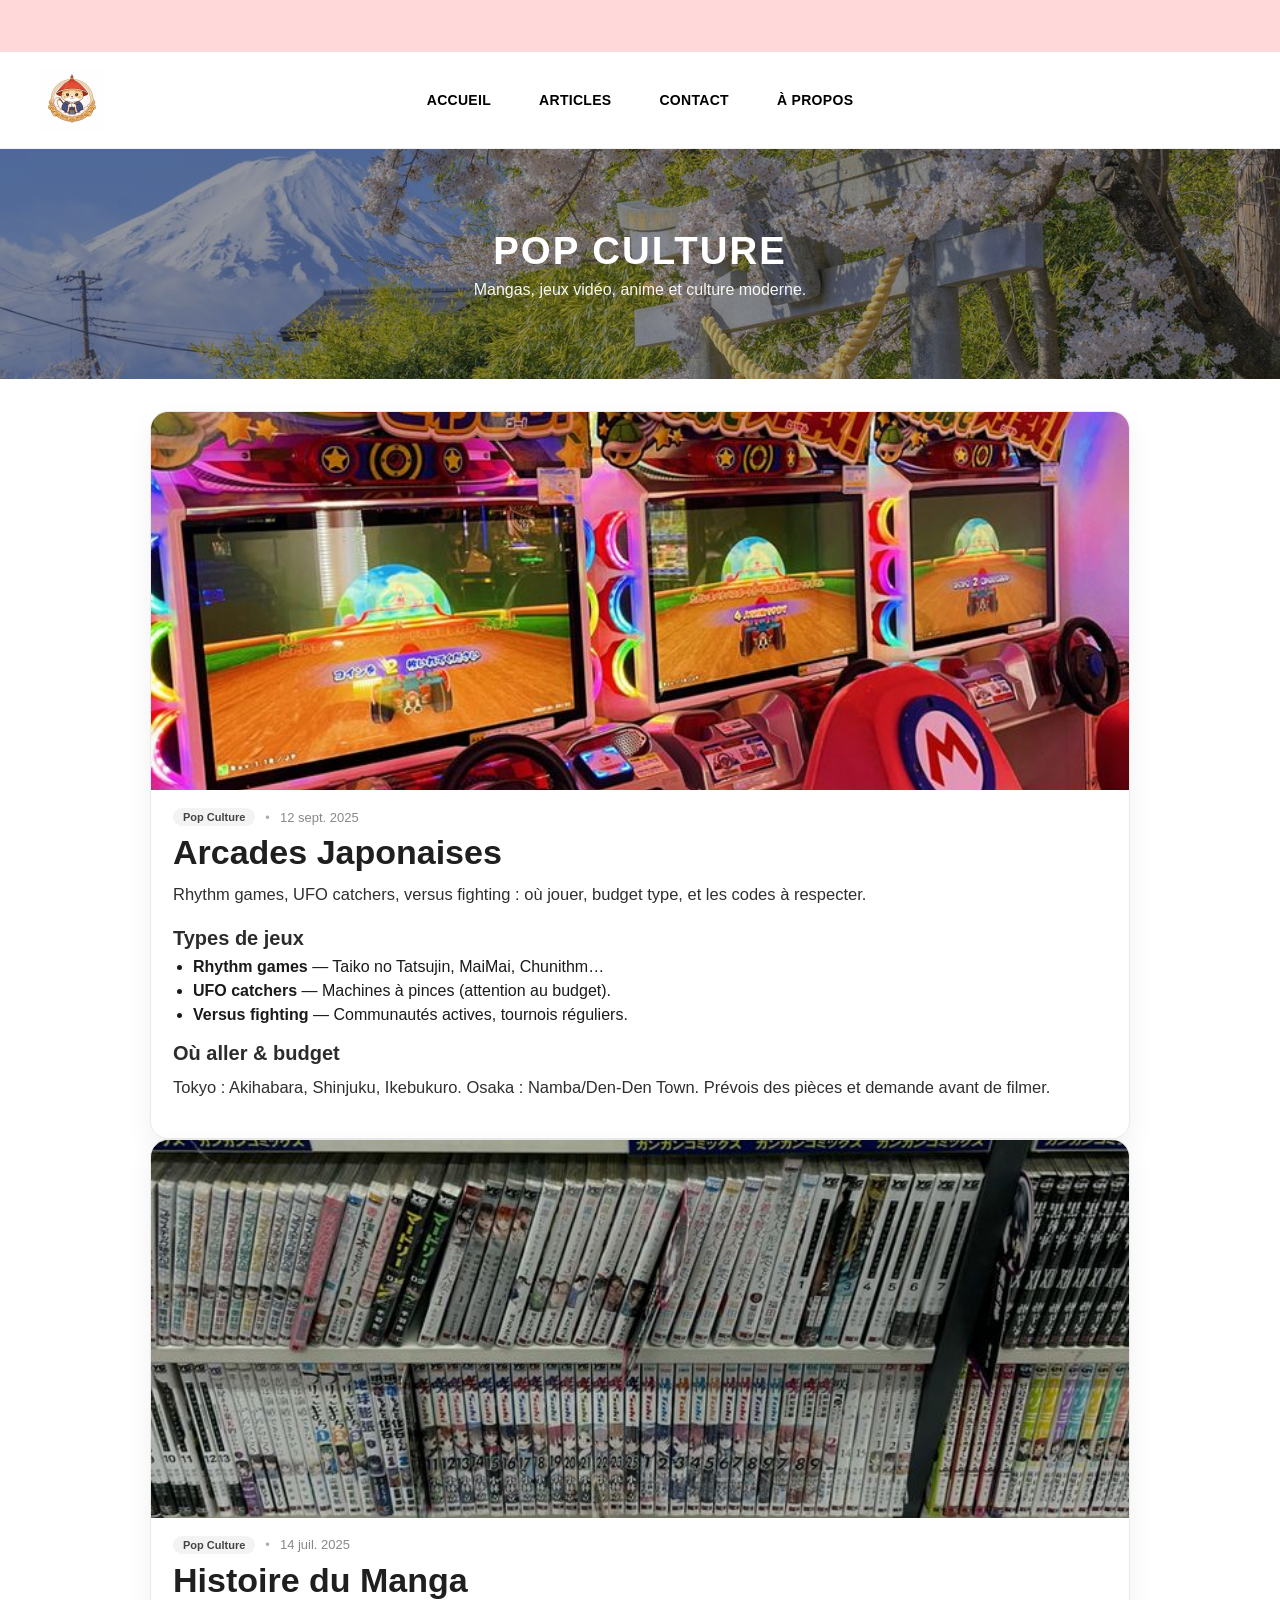
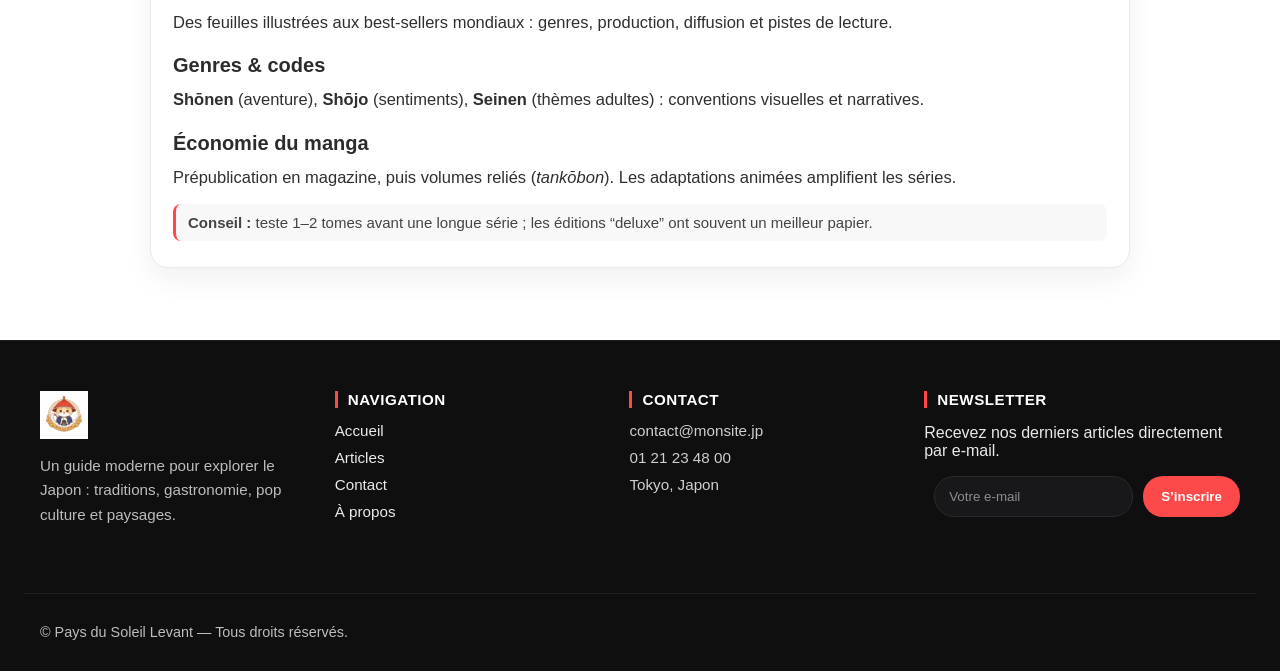
<file: pop.html>
<!DOCTYPE html>
<html lang="fr">
<head>
  <meta charset="UTF-8">
  <meta name="viewport" content="width=device-width, initial-scale=1.0">
  <title>Pop Culture Japonaise</title>
  <link rel="stylesheet" href="style.css">
</head>
<body>


<div class="top-bar"></div>

<header class="site-header">

  <nav class="navbar" aria-label="Navigation principale">
    <a class="logo" href="index.html" aria-label="Retour à l'accueil">
      <img src="images/logo.png" alt="Logo du site">
    </a>

    <ul class="nav-links">
      <li><a href="index.html" class="nav-link">ACCUEIL</a></li>
      <li><a href="articles.html" class="lien-nav">ARTICLES</a>
     </li>
      <li><a href="contact.html" class="nav-link">CONTACT</a></li>
      <li><a href="apropos.html" class="nav-link">À PROPOS</a></li>
    </ul>
  </nav>

</header>

  <section class="about-hero">
    <div class="about-hero-inner">
      <h1>Pop Culture</h1>
      <p>Mangas, jeux vidéo, anime et culture moderne.</p>
    </div>
  </section>

<section class="article-detail-wrap">
  <article class="article-detail" id="arcades-japonaises">
    <img class="detail-cover" src="images/arcade.jpg" alt="Salle d’arcade néons et bornes de jeux">
    <div class="detail-body">
      <div class="detail-meta">
        <span class="detail-tag">Pop Culture</span>
        <span class="detail-sep">•</span>
        <time datetime="2025-09-12">12 sept. 2025</time>
      </div>

      <h1 class="detail-title">Arcades Japonaises</h1>
      <p class="detail-excerpt">Rhythm games, UFO catchers, versus fighting : où jouer, budget type, et les codes à respecter.</p>

      <h3>Types de jeux</h3>
      <ul>
        <li><strong>Rhythm games</strong> — Taiko no Tatsujin, MaiMai, Chunithm…</li>
        <li><strong>UFO catchers</strong> — Machines à pinces (attention au budget).</li>
        <li><strong>Versus fighting</strong> — Communautés actives, tournois réguliers.</li>
      </ul>

      <h3>Où aller & budget</h3>
      <p>Tokyo : Akihabara, Shinjuku, Ikebukuro. Osaka : Namba/Den‑Den Town. Prévois des pièces et demande avant de filmer.</p>
    </div>
  </article>

  <article class="article-detail" id="histoire-du-manga">
    <img class="detail-cover" src="images/manga.jpg" alt="Magazines de manga empilés">
    <div class="detail-body">
      <div class="detail-meta">
        <span class="detail-tag">Pop Culture</span>
        <span class="detail-sep">•</span>
        <time datetime="2025-07-14">14 juil. 2025</time>
      </div>

      <h1 class="detail-title">Histoire du Manga</h1>
      <p class="detail-excerpt">Des feuilles illustrées aux best‑sellers mondiaux : genres, production, diffusion et pistes de lecture.</p>

      <h3>Genres & codes</h3>
      <p><strong>Shōnen</strong> (aventure), <strong>Shōjo</strong> (sentiments), <strong>Seinen</strong> (thèmes adultes) : conventions visuelles et narratives.</p>

      <h3>Économie du manga</h3>
      <p>Prépublication en magazine, puis volumes reliés (<em>tankōbon</em>). Les adaptations animées amplifient les séries.</p>

      <div class="detail-tip"><strong>Conseil :</strong> teste 1–2 tomes avant une longue série ; les éditions “deluxe” ont souvent un meilleur papier.</div>
    </div>
  </article>
</section>

<footer class="site-footer">
  <div class="footer-top">
    
    <div class="footer-col">
      <a href="index.html" class="footer-logo">
        <img src="images/logo.png" alt="Logo du site">
      </a>
      <p class="footer-desc">
        Un guide moderne pour explorer le Japon : traditions, gastronomie, pop culture et paysages.
      </p>
      <div class="footer-socials" aria-label="Réseaux sociaux" style="display:none;"></div>
    </div>

    <nav class="footer-col" aria-label="Liens rapides">
      <h4>Navigation</h4>
      <ul class="footer-links">
        <li><a href="index.html">Accueil</a></li>
        <li><a href="articles.html">Articles</a></li>
        <li><a href="contact.html">Contact</a></li>
        <li><a href="apropos.html">À propos</a></li>
      </ul>
    </nav>

    <div class="footer-col">
      <h4>Contact</h4>
      <ul class="footer-contact">
        <li>contact@monsite.jp</li>
        <li>01 21 23 48 00</li>
        <li>Tokyo, Japon</li>
      </ul>
    </div>

    <div class="footer-col">
      <h4>Newsletter</h4>
      <p>Recevez nos derniers articles directement par e‑mail.</p>
      <form class="footer-newsletter" action="#" method="post">
        <label for="newsletter-email" class="sr-only"></label>
        <input type="email" id="newsletter-email" name="email" placeholder="Votre e‑mail" required>
        <button type="submit">S’inscrire</button>
      </form>
    </div>

  </div>

  <div class="footer-bottom">
    <p>© <span id="year"></span> Pays du Soleil Levant — Tous droits réservés.</p>
  
  </div>
</footer>

</body>
</html>
</file>
<file: style.css>
:root{
  --pink: #ffd9d9;
  --accent: #fc4a4a;
  --black: #111;
  --text: #1a1a1a;
  --muted: #666;
  --white: #fff;

  --container: 1200px;
  --nav-height: 72px;
  --t: .2s ease;
}

html, body { margin: 0; padding: 0; }
body { font-family: Arial, sans-serif; color: var(--text); }

.top-bar { width: 100%; height: 52px; background: var(--pink); }

.site-header{
  position: sticky; top: 0; z-index: 1000;
  background: var(--white); border-bottom: 1px solid #f0f0f0;
}
.navbar{
  position: relative; display: flex; align-items: center; justify-content: space-between;
  min-height: var(--nav-height);
  max-width: var(--container); margin: 0 auto; padding: 12px 16px; background: var(--white);
}
.logo img{ display: block; height: 64px; width: auto; }

.nav-links{
  list-style: none; margin: 0; padding: 0;
  display: flex; gap: 48px;
  position: absolute; left: 50%; transform: translateX(-50%);
}
.nav-links li { list-style: none; }

.nav-links a,
.nav-link{
  text-decoration: none; color: #000; font-weight: 700; letter-spacing: .3px;
  text-transform: uppercase; font-size: 14px;
}
.nav-links a:hover,
.nav-link:hover,
.nav-links a:focus,
.nav-link:focus{
  color: var(--accent);
}


.hero{
  background: linear-gradient(rgba(0,0,0,0.6), rgba(0,0,0,0.6)), url('images/tokyo.jpg') center/cover no-repeat;
  height: 80vh; display: flex; align-items: center; justify-content: center;
  text-align: center; color: #fff;
}
.hero-content h1{
  font-size: 3.5rem; font-weight: 700; text-transform: uppercase; letter-spacing: 3px; margin: 0 0 20px;
}
.hero-content p{ font-size: 1.5rem; margin: 0 0 30px; }
.btn-hero{
  padding: 15px 35px; border-radius: 50px; background: var(--accent); color: #fff;
  text-decoration: none; font-weight: 700; transition: var(--t);
}
.btn-hero:hover{ background: #fff; color: var(--accent); }
.btn-hero { margin-top: 20px; }


.intro-text { padding: 80px 20px; background: #fff; position: relative; z-index: 2; }
.container-small { max-width: 800px; margin: 0 auto; }
.intro-text p { font-size: 1.2rem; line-height: 1.6; color: #444; font-style: italic; }
.divider { width: 60px; height: 3px; background: var(--accent); margin: 25px auto 0; }


.large-articles-container { width: 100%; overflow: hidden; }
.split-article{ display: flex; align-items: center; min-height: 500px; background: #fff; }
.split-article.reverse{ flex-direction: row-reverse; }
.article-content{
  flex: 1; padding: 60px; display: flex; flex-direction: column; align-items: flex-start; justify-content: center;
}
.article-image-container{ flex: 1; height: 500px; overflow: hidden; }
.article-image-container img{
  width: 100%; height: 100%; object-fit: cover; display: block; transition: transform .5s ease;
}
.split-article:hover .article-image-container img{ transform: scale(1.05); }
.article-content h2{ font-size: 2.5rem; color: #333; margin: 15px 0; }
.article-content p { font-size: 1.1rem; color: #666; line-height: 1.6; margin-bottom: 25px; }
.btn-read{
  display: inline-block; padding: 12px 30px; border-radius: 5px;
  background: var(--accent); color: #fff; text-decoration: none; font-weight: 700; transition: var(--t);
}
.btn-read:hover{ background: #333; }


.themes-section { padding: 60px 20px; background: #fff; text-align: center; }
.section-title { font-size: 32px; margin-bottom: 40px; color: #333; text-transform: uppercase; }

.container-cards{
  display: grid; grid-template-columns: repeat(5, 300px);
  gap: 30px; justify-content: center;
  max-width: calc(5 * 300px + 4 * 30px);
  margin: 0 auto;
}
.card{
  background: #fff; width: 300px; border-radius: 15px; overflow: hidden;
  box-shadow: 0 10px 20px rgba(0,0,0,0.1); transition: transform .3s;
}
.card:hover{ transform: translateY(-10px); }
.card-image{ height: 200px; background-size: cover; background-position: center; }
.gastrono { background-image: url('images/gastronomie.jpg'); }
.culture  { background-image: url('images/lanterne.jpg'); }
.tech     { background-image: url('images/eventail.jpg'); }
.geo      { background-image: url('images/chat.jpg'); }
.pratique { background-image: url('images/guide.jpg'); background-size: cover; background-position: center; background-color: #f6f6f6; }
.card-content{ padding: 20px; }
.card-content h3{ margin-bottom: 10px; color: var(--accent); }
.card-content p{ font-size: 14px; color: #666; margin-bottom: 15px; }
.card-link{ text-decoration: none; color: #333; font-weight: 700; font-size: 13px; text-transform: uppercase; border-bottom: 2px solid var(--accent); }


.category-articles{ max-width: var(--container); margin: 50px auto; padding: 0 20px; }
.category-articles h2{ text-align: center; margin-bottom: 30px; text-transform: uppercase; color: #333; }

.articles-grid{
  max-width: var(--container); margin: 0 auto; padding: 20px;
  display: grid; grid-template-columns: repeat(4, 1fr); gap: 30px;
}
.article-card{
  background: #fff; border-radius: 12px; overflow: hidden;
  box-shadow: 0 10px 20px rgba(0,0,0,0.05); transition: transform .3s;
}
.article-card:hover{ transform: translateY(-8px); }
.article-img{ height: 180px; background-size: cover; background-position: center; }
.article-card h3{ padding: 20px 20px 5px; color: var(--accent); margin: 0; }
.article-card p{ padding: 0 20px 20px; color: #666; font-size: 14px; margin: 0; }
.read-more{ display: inline-block; margin: 0 20px 20px; color: #333; border-bottom: 2px solid var(--accent); text-decoration: none; font-weight: 700; font-size: 13px; }


.about-hero{
  background: linear-gradient(rgba(0,0,0,.35), rgba(0,0,0,.35)), url('images/paysage.jpg') center/cover no-repeat;
  color: #fff; text-align: center; padding: 80px 20px;
}
.about-hero-inner h1{ font-size: 2.4rem; text-transform: uppercase; letter-spacing: 2px; margin: 0 0 8px; }
.about-hero-inner p{ opacity: .95; margin: 0; }

.about{ background: #fff; padding: 60px 20px 80px; }
.about-inner{
  max-width: var(--container); margin: 0 auto;
  display: grid; grid-template-columns: 380px 1fr; gap: 40px;
}
.about-image img{
  width: 100%; height: auto; display: block; border-radius: 14px; object-fit: cover;
  box-shadow: 0 10px 24px rgba(0,0,0,0.08);
}
.about-content h2{ font-size: 2rem; margin: 0 0 10px; color: #333; }
.about-content h3{
  font-size: 1.1rem; text-transform: uppercase; letter-spacing: .5px; margin: 26px 0 8px; color: #333;
  border-left: 3px solid var(--accent); padding-left: 10px;
}
.about-content p{ color: #444; line-height: 1.7; font-size: 1rem; margin: 0 0 12px; }
.about-signoff{ font-style: italic; margin-top: 16px; }
.btn-secondary{
  display: inline-block; padding: 12px 28px; border: 2px solid var(--accent); color: var(--accent);
  text-decoration: none; border-radius: 50px; font-weight: 700; transition: var(--t); margin-left: 10px;
}
.btn-secondary:hover{ background: var(--accent); color: #fff; }


.contact-section{ background: #f2f2f2; padding: 60px 20px; text-align: center; }
.contact-section h1{ font-size: 28px; margin: 0 0 40px; color: #3f5555; }
.contact-form{ max-width: 800px; margin: 0 auto; }
.row{ display: flex; gap: 20px; margin-bottom: 20px; }
.row input{ flex: 1; }
.contact-form input,
.contact-form textarea{
  width: 100%; padding: 18px; border: none; border-radius: 20px; background: #ddd; font-size: 16px; margin-bottom: 20px; outline: none;
}
.contact-form textarea{ height: 180px; resize: none; }
.btn-container{ text-align: right; }
.contact-form button{
  background: var(--accent); color: #fff; border: none; padding: 15px 40px; border-radius: 20px; font-size: 18px; cursor: pointer; transition: var(--t);
}
.contact-form button:hover{ background: #fff; color: var(--accent); }


.articles-feed-full{ max-width: 960px; margin: 40px auto 72px; padding: 0 16px; }
.articles-feed-full .feed-title{
  margin: 0 0 16px 2px; color: #333; text-transform: uppercase; letter-spacing: .3px; font-size: 20px;
}


.article-full{
  position: relative; margin: 20px 0; border-radius: 14px; border: 1px solid #eaeaea; background: #fff;
  overflow: hidden; box-shadow: 0 8px 18px rgba(0,0,0,.05); scroll-margin-top: 84px;
}
.article-full .cover{ width: 100%; height: clamp(320px, 40vh, 480px); object-fit: cover; display: block; }
.article-full .inner{ padding: 22px 24px 26px; max-width: 860px; margin: 0 auto; }
.article-full .meta{
  display: flex; flex-wrap: wrap; gap: 10px 12px; align-items: center;
  font-size: 13px; color: #878787; margin-bottom: 8px;
}
.article-full .tag{
  display: inline-block; padding: 4px 10px; border-radius: 999px; font-weight: 700; font-size: 11px; background: #f3f3f3; color: #444;
}
.article-full h2.title{ margin: 6px 0 10px; font-size: clamp(24px, 2vw + 12px, 34px); line-height: 1.18; color: #222; }
.article-full .excerpt{ margin: 0 0 14px; color: #454545; font-size: 16.5px; line-height: 1.65; }
.article-full h3{ margin: 18px 0 8px; font-size: 20px; color: #2b2b2b; }
.article-full p{ margin: 0 0 10px; color: #2f2f2f; line-height: 1.75; font-size: 16.5px; }
.article-full ul{ padding-left: 20px; margin: 0 0 12px; }
.article-full li{ margin: 6px 0; }
.article-full .tip{
  background: #f8f8f9; border-left: 3px solid #fc4a4a; padding: 10px 12px; border-radius: 8px; color: #444; margin: 12px 0; font-size: 15px;
}
.article-full .divider{ height: 1px; background: #eee; margin: 16px 0 10px; }


.carte-lien{
  max-width: 960px; margin: 24px auto 40px;
  border: 1px solid #eaeaea; border-radius: 16px; background: #fff; box-shadow: 0 8px 18px rgba(0,0,0,.06);
  transition: transform .18s ease, box-shadow .18s ease;
}
.carte-lien:hover{ transform: translateY(-1px); box-shadow: 0 12px 26px rgba(0,0,0,.08); }
.carte-lien__corps{ padding: 18px 20px 20px; }
.carte-lien__etiquette{
  display: inline-block; font-size: 12px; font-weight: 700; color: #444; background: #f3f3f3; border-radius: 999px; padding: 4px 10px; margin-bottom: 8px;
}
.carte-lien__titre{ margin: 6px 0 8px; font-size: clamp(18px, 1.4vw + 12px, 24px); line-height: 1.2; color: #222; }
.carte-lien__texte{ margin: 0 0 14px; color: #454545; font-size: 15.5px; line-height: 1.6; }
.carte-lien__btn{
  display: inline-block; padding: 10px 20px; background: var(--accent); color: var(--white); text-decoration: none; font-weight: 700; border-radius: 12px;
  transition: transform var(--t), color var(--t), box-shadow var(--t);
}
.carte-lien__btn:hover{ background: #fff; color: var(--accent); box-shadow: 0 6px 14px rgba(0,0,0,.08); transform: translateY(-1px); }
.carte-lien__btn:focus-visible{ outline: 3px solid #ffd9d955; outline-offset: 3px; border-radius: 8px; }


.filters-bar .pill{
  display: inline-flex; align-items: center; gap: 10px; padding: 8px 16px; background: #ea8f8f; color: #fff;
  text-decoration: none; font-weight: 700; text-transform: none; border-radius: 999px; box-shadow: 0 6px 16px rgba(0,0,0,.08);
}
.filters-bar .pill:hover{ transform: translateY(-1px); filter: brightness(1.03); }
.filters-bar .pill:focus{ outline: 2px solid #fc4a4a; outline-offset: 2px; }
.filters-bar .pill-thumb{
  width: 34px; height: 34px; border-radius: 50%; background-size: cover; background-position: center;
  flex: 0 0 34px; box-shadow: inset 0 0 0 2px rgba(255,255,255,.4);
}
.filters-bar .pill-label{ color: #fff; font-size: 14px; letter-spacing: .2px; }


.article-detail-wrap{ max-width: 980px; margin: 32px auto 72px; padding: 0 16px; }
.article-detail{
  background: #fff; border: 1px solid #eaeaea; border-radius: 18px; overflow: hidden; box-shadow: 0 12px 28px rgba(0,0,0,.06);
  scroll-margin-top: 84px;
}
.article-detail .detail-cover{ display: block; width: 100%; height: clamp(260px, 42vh, 420px); object-fit: cover; }
.article-detail .detail-body{ padding: 18px 22px 26px; }
.detail-meta{ display: flex; align-items: center; gap: 10px; color: #888; font-size: 13px; margin-bottom: 6px; }
.detail-tag{ background: #f3f3f3; color: #444; font-weight: 700; font-size: 11px; border-radius: 999px; padding: 3px 10px; }
.detail-sep{ opacity: .7; }
.detail-title{ margin: 6px 0 8px; font-size: clamp(24px, 2.8vw + 8px, 34px); line-height: 1.18; color: #1f1f1f; }
.detail-excerpt{ margin: 0 0 14px; color: #444; font-size: 16.5px; line-height: 1.65; }
.article-detail h3{ margin: 18px 0 8px; font-size: 20px; color: #2c2c2c; }
.article-detail p{ margin: 0 0 10px; color: #2f2f2f; line-height: 1.74; font-size: 16.5px; }
.article-detail ul{ padding-left: 20px; margin: 0 0 12px; }
.article-detail li{ margin: 6px 0; }
.detail-tip{ background: #f8f8f9; border-left: 3px solid #fc4a4a; padding: 10px 12px; border-radius: 8px; color: #444; margin: 12px 0 0; font-size: 15px; }


.category-hero{
  padding: 80px 0 60px;
  display: flex; justify-content: center; align-items: center;
}
.category-hero-inner{
  background: #fc4a4a; padding: 40px 60px; border-radius: 18px;
  box-shadow: 0 10px 30px rgba(0,0,0,0.08); text-align: center; max-width: 800px;
}
.category-hero-inner h1{ margin: 0 0 10px; font-size: 32px; color: #ffffff; text-transform: uppercase; }
.category-hero-inner p{ margin: 0; font-size: 18px; color: #ffffff; }


.team-section{ background: #fff; padding: 60px 20px; text-align: center; }
.team-section h2{ font-size: 28px; text-transform: uppercase; color: #333; margin-bottom: 40px; letter-spacing: .5px; }
.team-grid{ display: flex; justify-content: center; gap: 40px; flex-wrap: nowrap; }
.team-card{
  text-decoration: none; color: inherit; display: flex; flex-direction: column; align-items: center; transition: transform .2s ease;
}
.team-card:hover{ transform: translateY(-6px); }
.team-card img{
  width: 150px; height: 150px; object-fit: cover; border-radius: 16px;
  box-shadow: 0 8px 20px rgba(0,0,0,0.08); margin-bottom: 12px;
}
.team-card p{ font-size: 1.1rem; font-weight: 700; margin: 0; }


.site-footer{
  background: #0f0f10; color: #eaeaea; margin-top: 60px; border-top: 1px solid #1f1f20; font-size: 16px;
}
.site-footer a{ color: #eaeaea; text-decoration: none; }
.site-footer a:hover{ color: var(--accent); }
.footer-top{
  max-width: var(--container); margin: 0 auto; padding: 50px 16px;
  display: grid; grid-template-columns: repeat(4, 1fr); gap: 30px;
}
.footer-col h4{
  color: #fff; font-size: .95rem; text-transform: uppercase; letter-spacing: .5px; margin: 0 0 14px;
  border-left: 3px solid var(--accent); padding-left: 10px;
}
.footer-logo img{ height: 48px; display: block; margin-bottom: 12px; }
.footer-desc{ color: #bdbdbd; line-height: 1.6; font-size: .95rem; margin-bottom: 16px; }
.footer-links, .footer-contact{ list-style: none; padding: 0; margin: 0; }
.footer-links li, .footer-contact li{ margin: 10px 0; color: #cfcfcf; font-size: .95rem; }
.footer-newsletter{ display: flex; gap: 10px; margin-top: 10px; }
.footer-newsletter input{
  flex: 1; padding: 12px 14px; border-radius: 20px; border: 1px solid #2a2a2d; background: #18181a; color: #eaeaea; outline: none;
}
.footer-newsletter input::placeholder{ color: #8d8d90; }
.footer-newsletter button{
  padding: 12px 18px; border: none; border-radius: 20px; background: var(--accent); color: #fff; font-weight: 700; cursor: pointer; transition: var(--t);
}
.footer-newsletter button:hover{ background: #fff; color: var(--accent); transform: translateY(-1px); }
.footer-bottom{
  border-top: 1px solid #1f1f20; padding: 16px 16px;
  display: flex; align-items: center; justify-content: space-between; gap: 12px;
  max-width: var(--container); margin: 0 auto; font-size: .9rem; color: #bdbdbd;
}


a:focus-visible{
  outline: 3px solid #ffd9d955; outline-offset: 3px; border-radius: 6px;
}
</file>
